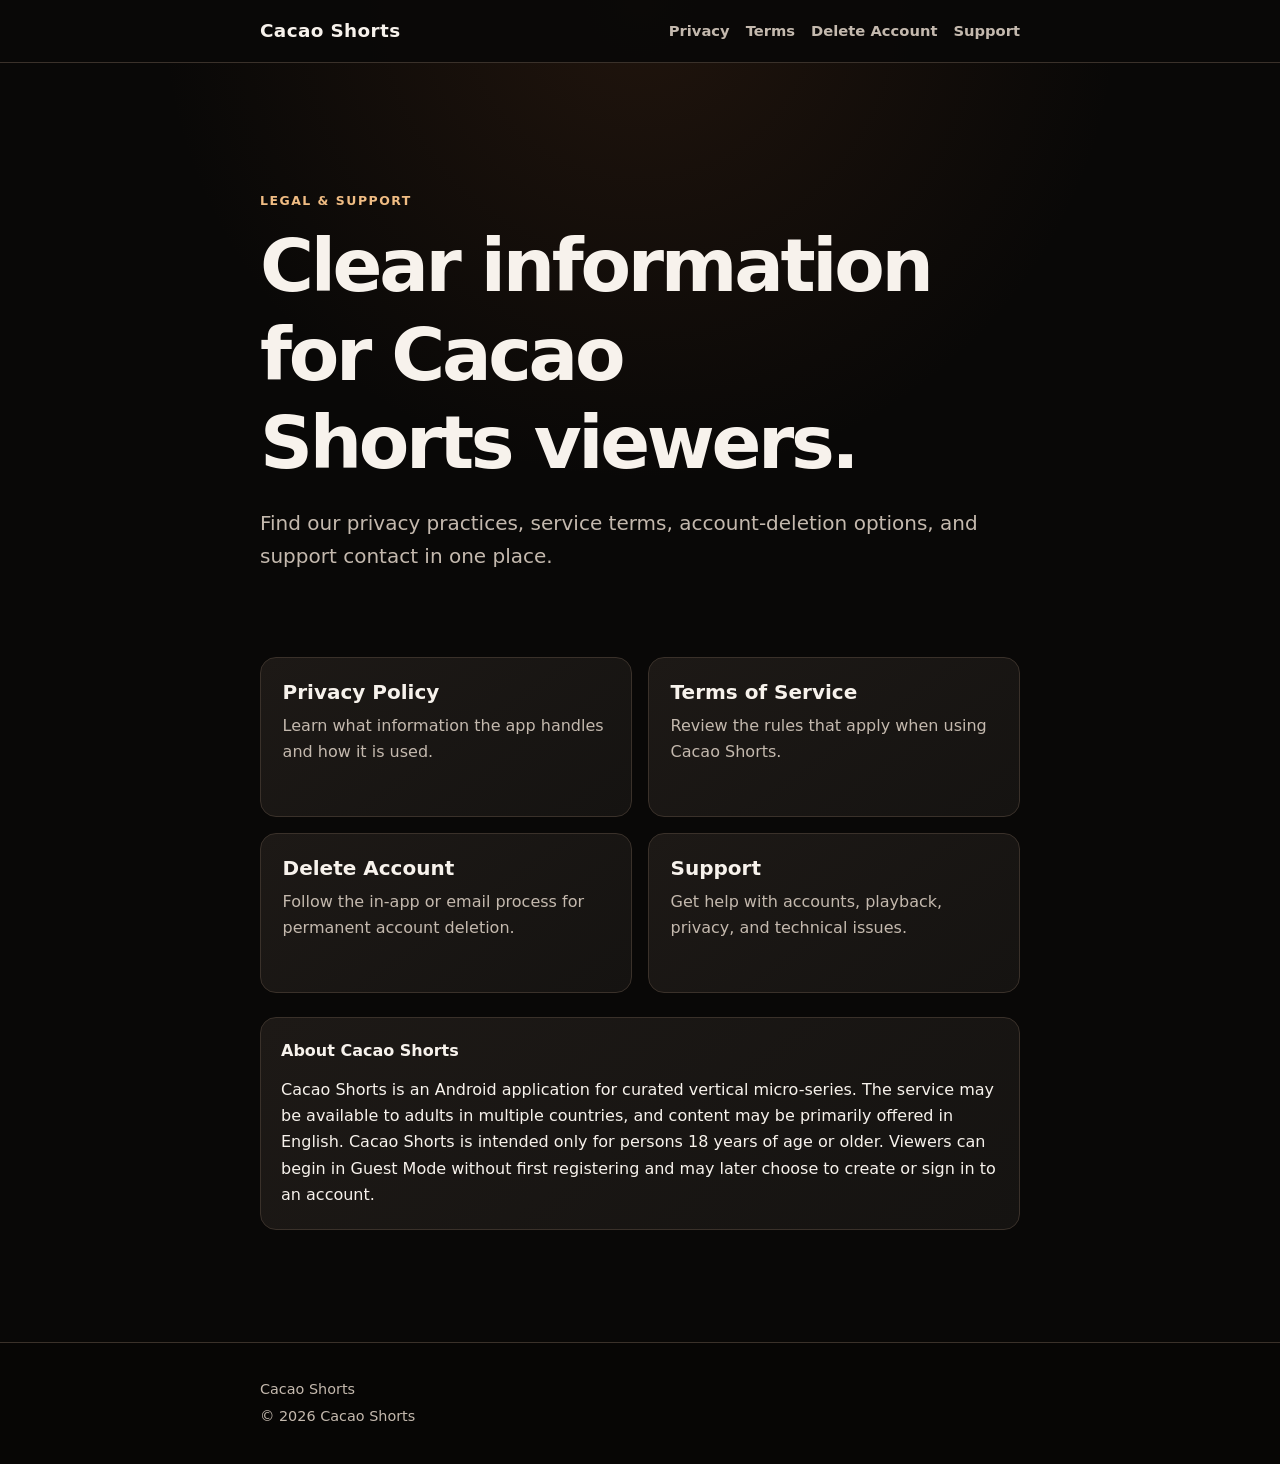
<file: index.html>
<!doctype html>
<html lang="en">
<head>
  <meta charset="utf-8">
  <meta name="viewport" content="width=device-width, initial-scale=1">
  <meta name="description" content="Legal, privacy, account deletion, and support resources for Cacao Shorts.">
  <link rel="canonical" href="https://cacaoshorts.github.io/">
  <link rel="stylesheet" href="assets/styles.css">
  <title>Cacao Shorts — Legal and Support</title>
</head>
<body>
  <a class="skip-link" href="#main-content">Skip to content</a>
  <header class="site-header">
    <div class="header-inner">
      <a class="brand" href="./" aria-current="page">Cacao Shorts</a>
      <nav class="site-nav" aria-label="Legal and support navigation">
        <a href="privacy/">Privacy</a>
        <a href="terms/">Terms</a>
        <a href="delete-account/">Delete Account</a>
        <a href="support/">Support</a>
      </nav>
    </div>
  </header>

  <main id="main-content" class="page">
    <section class="hero">
      <p class="eyebrow">Legal &amp; Support</p>
      <h1>Clear information for Cacao Shorts viewers.</h1>
      <p class="lede">
        Find our privacy practices, service terms, account-deletion options,
        and support contact in one place.
      </p>
    </section>

    <section class="card-grid" aria-label="Public resources">
      <a class="resource-card" href="privacy/">
        <h2>Privacy Policy</h2>
        <p>Learn what information the app handles and how it is used.</p>
      </a>
      <a class="resource-card" href="terms/">
        <h2>Terms of Service</h2>
        <p>Review the rules that apply when using Cacao Shorts.</p>
      </a>
      <a class="resource-card" href="delete-account/">
        <h2>Delete Account</h2>
        <p>Follow the in-app or email process for permanent account deletion.</p>
      </a>
      <a class="resource-card" href="support/">
        <h2>Support</h2>
        <p>Get help with accounts, playback, privacy, and technical issues.</p>
      </a>
    </section>

    <section class="callout">
      <p><strong>About Cacao Shorts</strong></p>
      <p>
        Cacao Shorts is an Android application for curated vertical
        micro-series. The service may be available to adults in multiple
        countries, and content may be primarily offered in English. Cacao
        Shorts is intended only for persons 18 years of age or older. Viewers
        can begin in Guest Mode without first registering and may later choose
        to create or sign in to an account.
      </p>
    </section>
  </main>

  <footer class="site-footer">
    <div class="footer-inner">
      <p>Cacao Shorts</p>
      <p>© 2026 Cacao Shorts</p>
    </div>
  </footer>
</body>
</html>
</file>
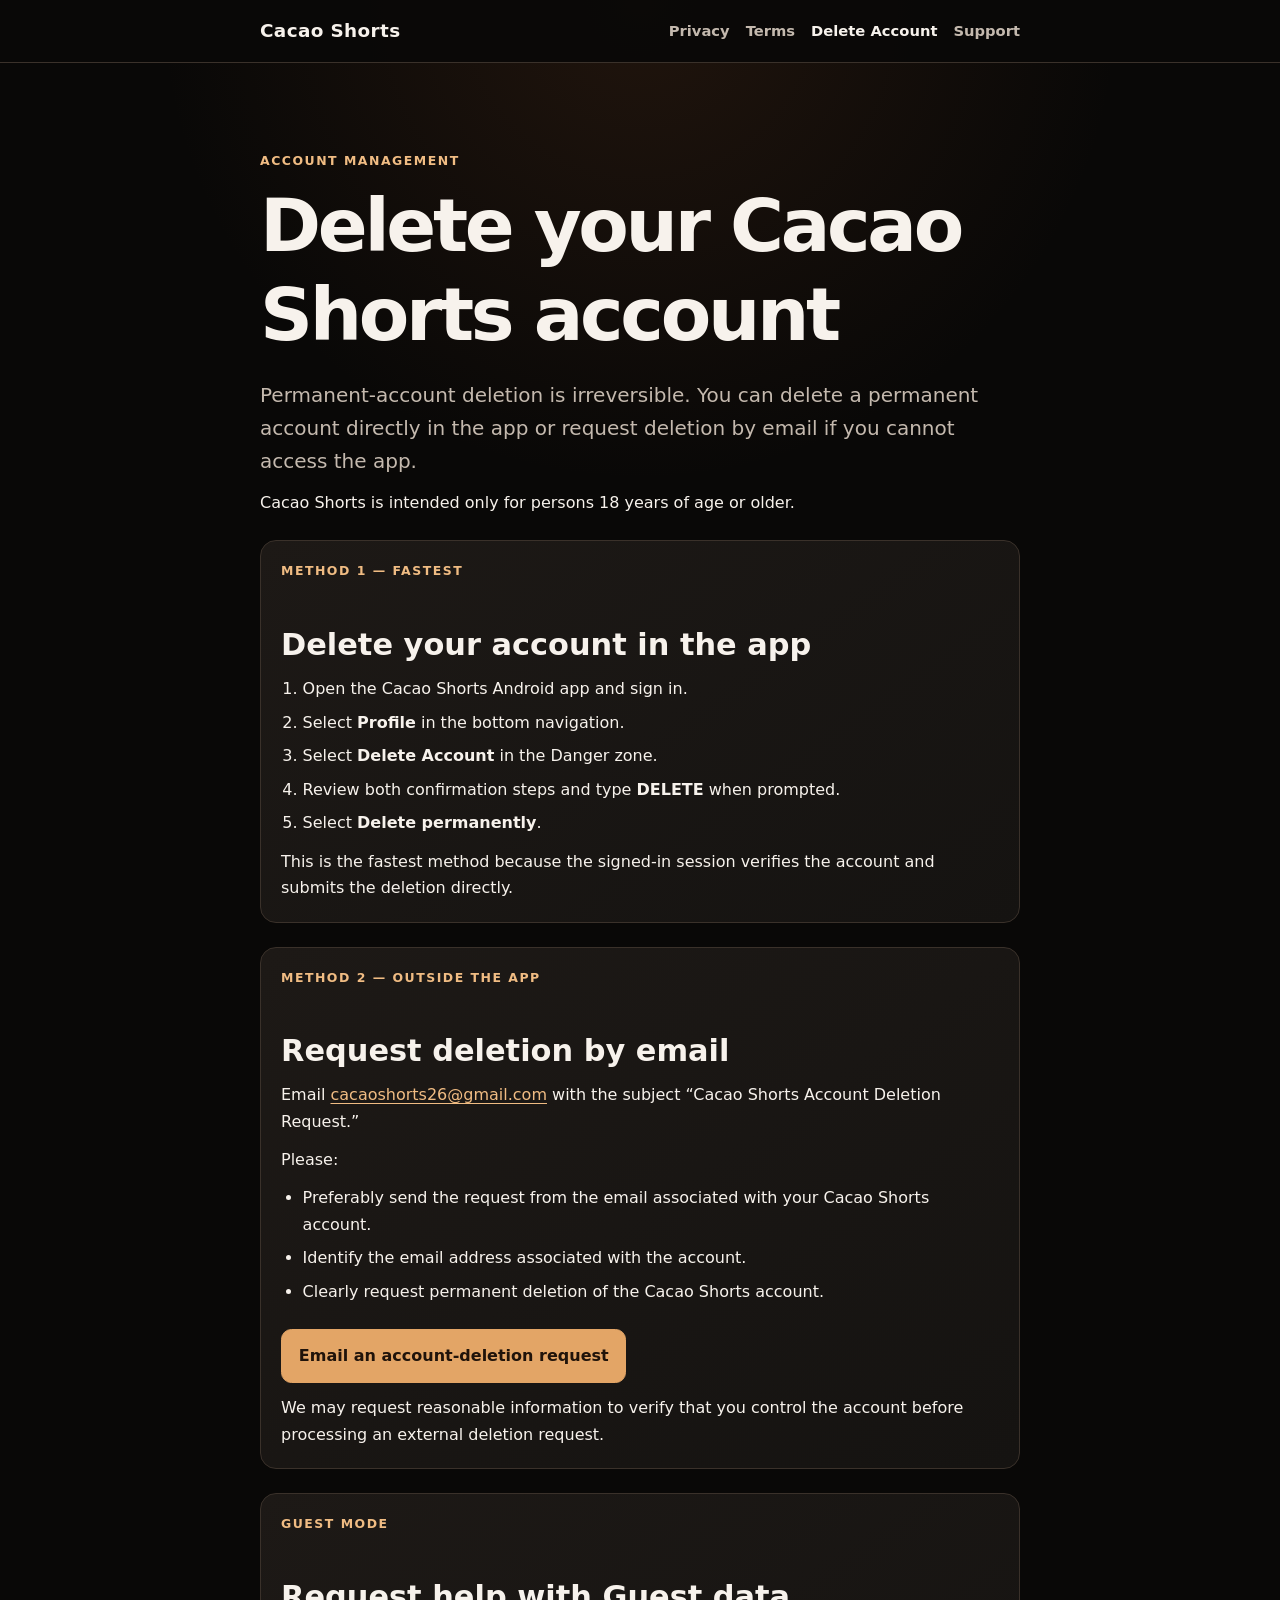
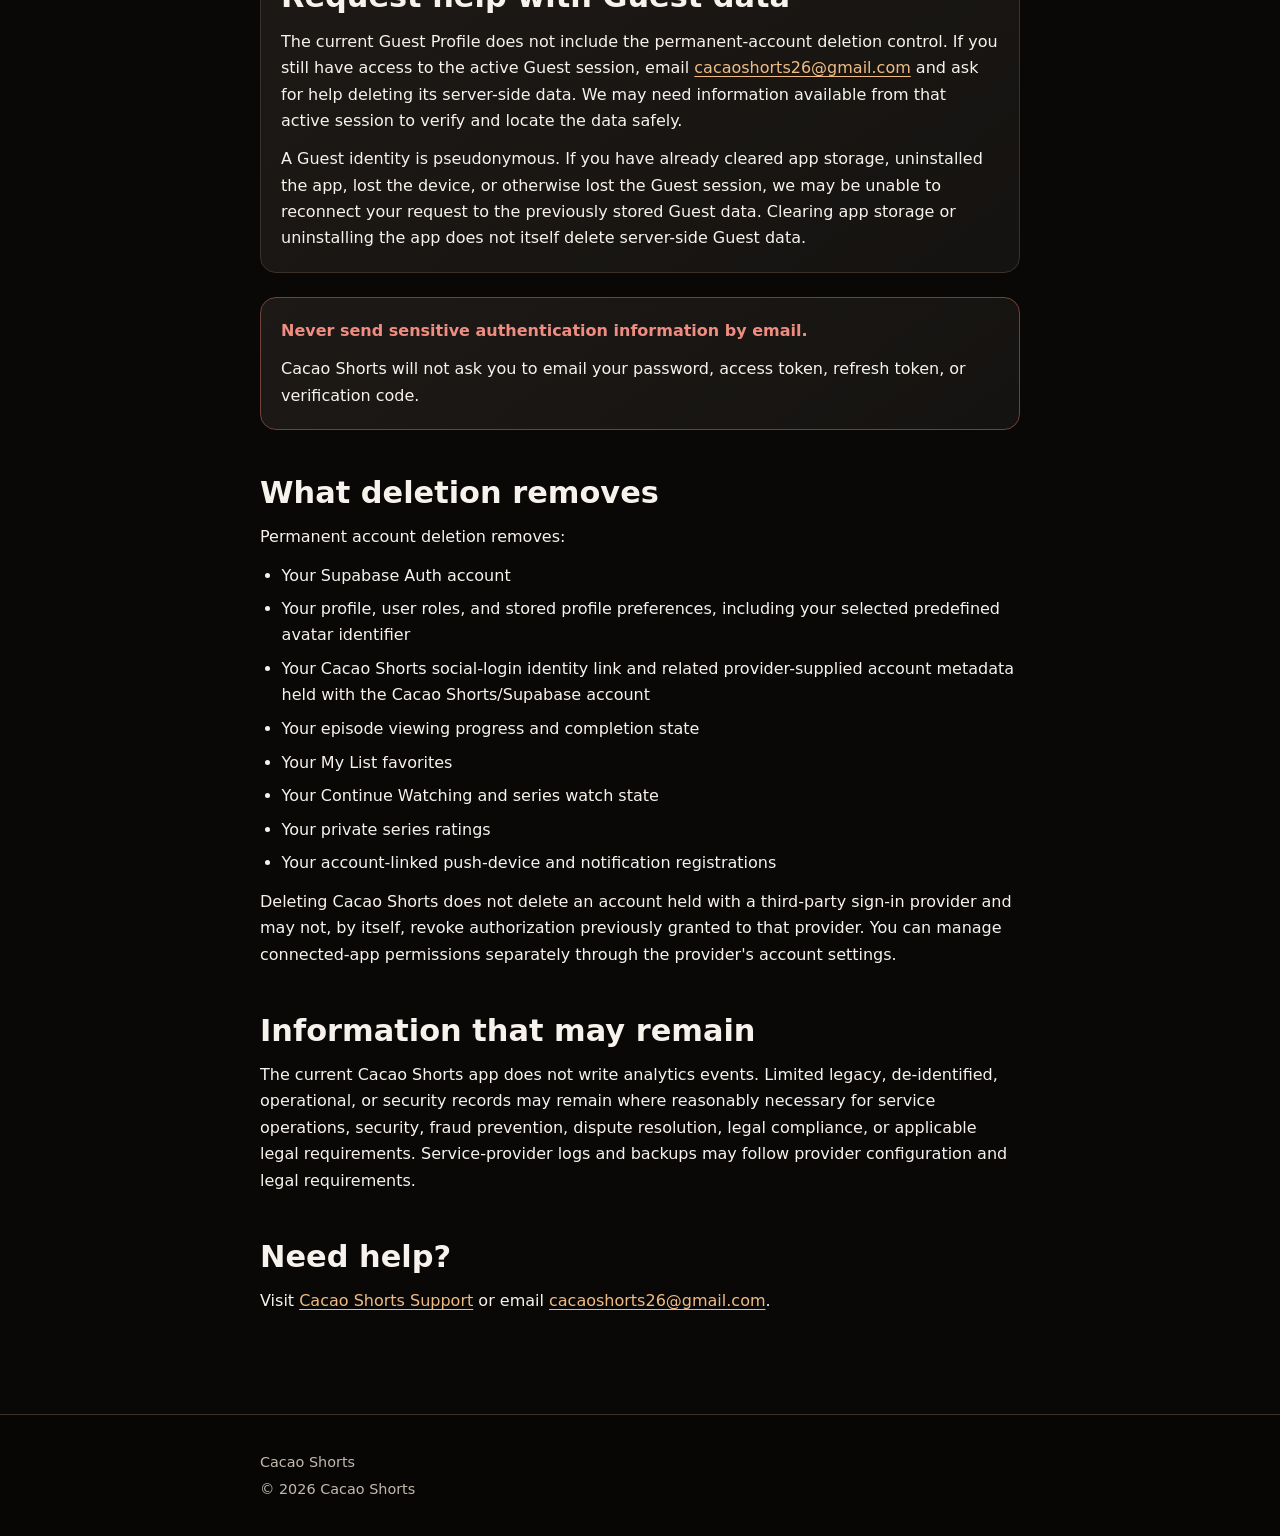
<file: delete-account/index.html>
<!doctype html>
<html lang="en">
<head>
  <meta charset="utf-8">
  <meta name="viewport" content="width=device-width, initial-scale=1">
  <meta name="description" content="Instructions for permanently deleting a Cacao Shorts account and associated data.">
  <link rel="canonical" href="https://cacaoshorts.github.io/delete-account/">
  <link rel="stylesheet" href="../assets/styles.css">
  <title>Delete Your Account — Cacao Shorts</title>
</head>
<body>
  <a class="skip-link" href="#main-content">Skip to content</a>
  <header class="site-header">
    <div class="header-inner">
      <a class="brand" href="../">Cacao Shorts</a>
      <nav class="site-nav" aria-label="Legal and support navigation">
        <a href="../privacy/">Privacy</a>
        <a href="../terms/">Terms</a>
        <a href="../delete-account/" aria-current="page">Delete Account</a>
        <a href="../support/">Support</a>
      </nav>
    </div>
  </header>

  <main id="main-content" class="page">
    <p class="eyebrow">Account Management</p>
    <h1>Delete your Cacao Shorts account</h1>
    <p class="lede">
      Permanent-account deletion is irreversible. You can delete a permanent
      account directly in the app or request deletion by email if you cannot
      access the app.
    </p>
    <p>
      Cacao Shorts is intended only for persons 18 years of age or older.
    </p>

    <section class="method">
      <p class="eyebrow">Method 1 — Fastest</p>
      <h2>Delete your account in the app</h2>
      <ol>
        <li>Open the Cacao Shorts Android app and sign in.</li>
        <li>Select <strong>Profile</strong> in the bottom navigation.</li>
        <li>Select <strong>Delete Account</strong> in the Danger zone.</li>
        <li>Review both confirmation steps and type <strong>DELETE</strong> when prompted.</li>
        <li>Select <strong>Delete permanently</strong>.</li>
      </ol>
      <p>
        This is the fastest method because the signed-in session verifies the
        account and submits the deletion directly.
      </p>
    </section>

    <section class="method">
      <p class="eyebrow">Method 2 — Outside the app</p>
      <h2>Request deletion by email</h2>
      <p>
        Email <a href="mailto:cacaoshorts26@gmail.com?subject=Cacao%20Shorts%20Account%20Deletion%20Request">cacaoshorts26@gmail.com</a>
        with the subject “Cacao Shorts Account Deletion Request.”
      </p>
      <p>Please:</p>
      <ul>
        <li>Preferably send the request from the email associated with your Cacao Shorts account.</li>
        <li>Identify the email address associated with the account.</li>
        <li>Clearly request permanent deletion of the Cacao Shorts account.</li>
      </ul>
      <a class="button" href="mailto:cacaoshorts26@gmail.com?subject=Cacao%20Shorts%20Account%20Deletion%20Request">Email an account-deletion request</a>
      <p>
        We may request reasonable information to verify that you control the
        account before processing an external deletion request.
      </p>
    </section>

    <section class="method">
      <p class="eyebrow">Guest Mode</p>
      <h2>Request help with Guest data</h2>
      <p>
        The current Guest Profile does not include the permanent-account
        deletion control. If you still have access to the active Guest session,
        email <a href="mailto:cacaoshorts26@gmail.com?subject=Cacao%20Shorts%20Guest%20Data%20Deletion%20Request">cacaoshorts26@gmail.com</a>
        and ask for help deleting its server-side data. We may need information
        available from that active session to verify and locate the data safely.
      </p>
      <p>
        A Guest identity is pseudonymous. If you have already cleared app
        storage, uninstalled the app, lost the device, or otherwise lost the
        Guest session, we may be unable to reconnect your request to the
        previously stored Guest data. Clearing app storage or uninstalling the
        app does not itself delete server-side Guest data.
      </p>
    </section>

    <aside class="callout warning">
      <p><strong>Never send sensitive authentication information by email.</strong></p>
      <p>
        Cacao Shorts will not ask you to email your password, access token,
        refresh token, or verification code.
      </p>
    </aside>

    <h2>What deletion removes</h2>
    <p>Permanent account deletion removes:</p>
    <ul>
      <li>Your Supabase Auth account</li>
      <li>
        Your profile, user roles, and stored profile preferences, including
        your selected predefined avatar identifier
      </li>
      <li>
        Your Cacao Shorts social-login identity link and related
        provider-supplied account metadata held with the Cacao Shorts/Supabase
        account
      </li>
      <li>Your episode viewing progress and completion state</li>
      <li>Your My List favorites</li>
      <li>Your Continue Watching and series watch state</li>
      <li>Your private series ratings</li>
      <li>Your account-linked push-device and notification registrations</li>
    </ul>

    <p>
      Deleting Cacao Shorts does not delete an account held with a third-party
      sign-in provider and may not, by itself, revoke authorization previously
      granted to that provider. You can manage connected-app permissions
      separately through the provider's account settings.
    </p>

    <h2>Information that may remain</h2>
    <p>
      The current Cacao Shorts app does not write analytics events. Limited
      legacy, de-identified, operational, or security records may
      remain where reasonably necessary for service operations, security, fraud
      prevention, dispute resolution, legal compliance, or applicable legal
      requirements. Service-provider logs and backups may follow provider
      configuration and legal requirements.
    </p>

    <h2>Need help?</h2>
    <p>
      Visit <a href="../support/">Cacao Shorts Support</a> or email
      <a href="mailto:cacaoshorts26@gmail.com">cacaoshorts26@gmail.com</a>.
    </p>
  </main>

  <footer class="site-footer">
    <div class="footer-inner">
      <p>Cacao Shorts</p>
      <p>© 2026 Cacao Shorts</p>
    </div>
  </footer>
</body>
</html>
</file>
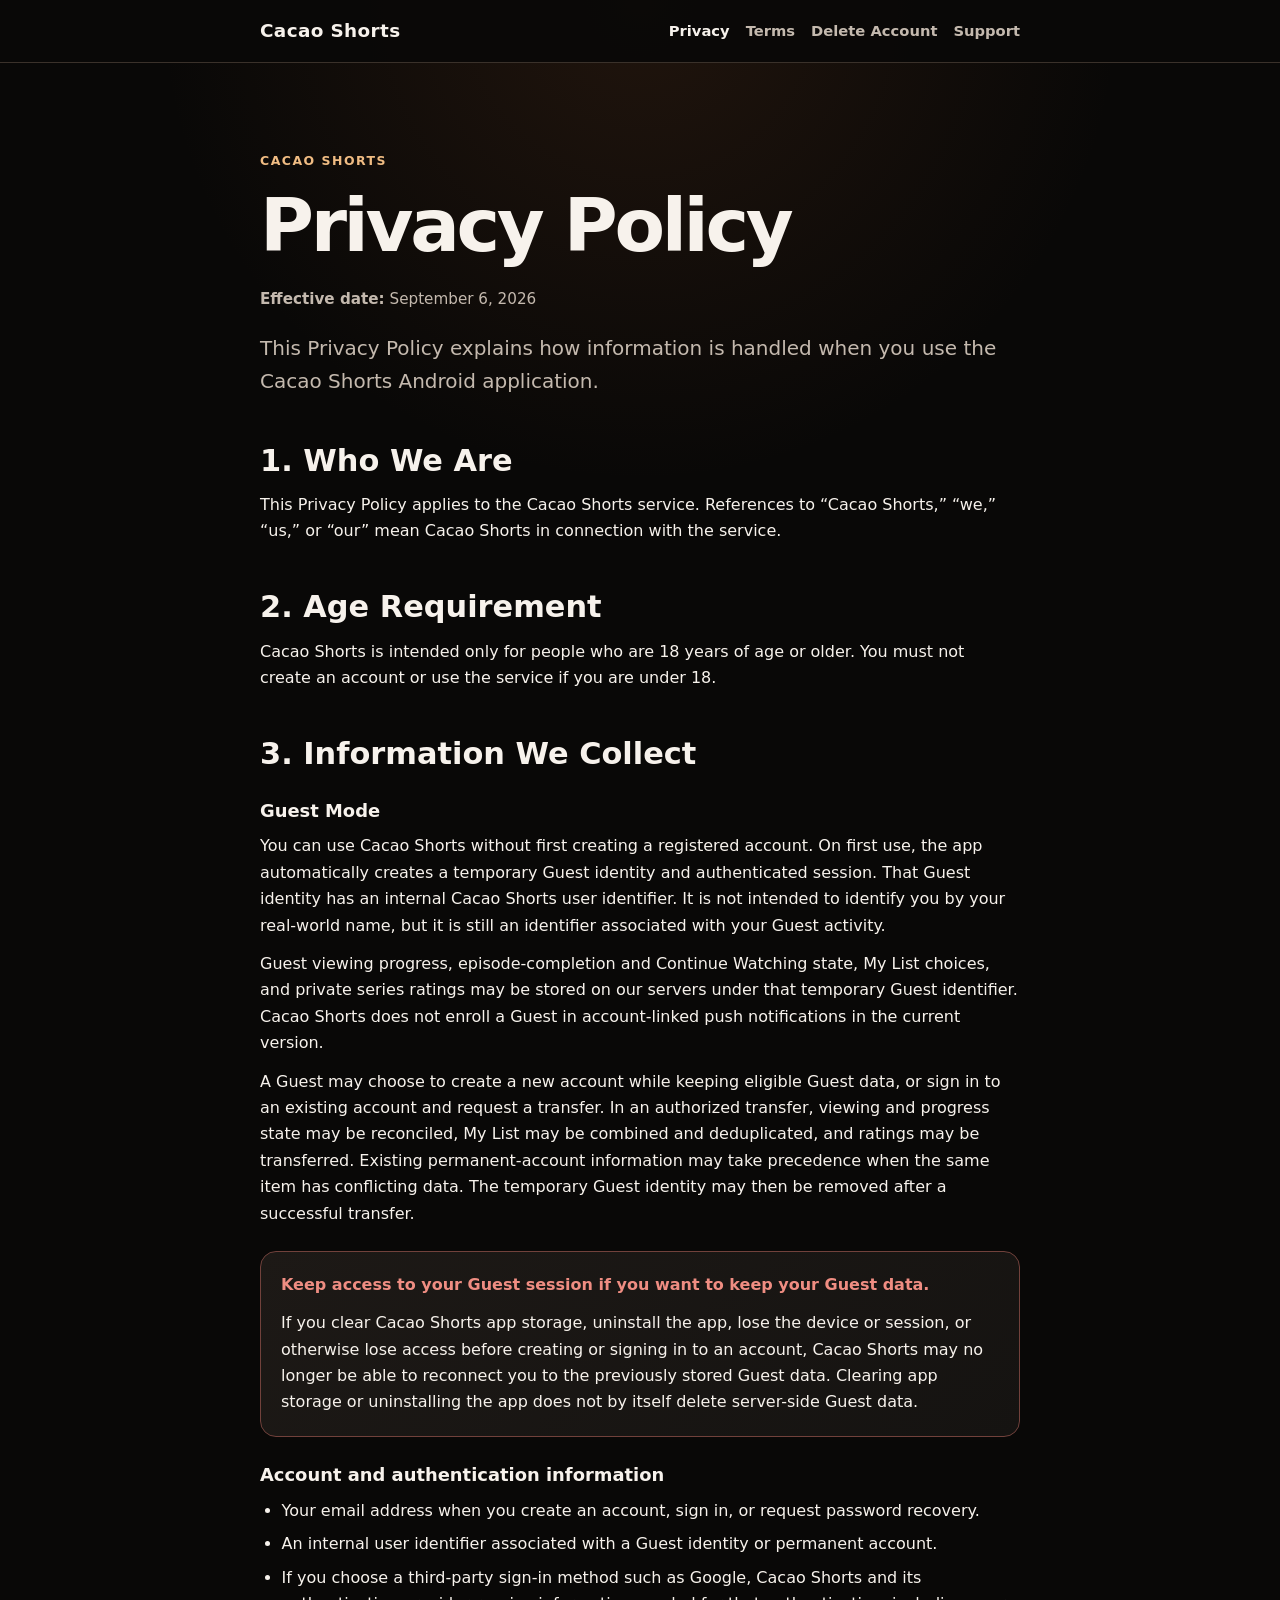
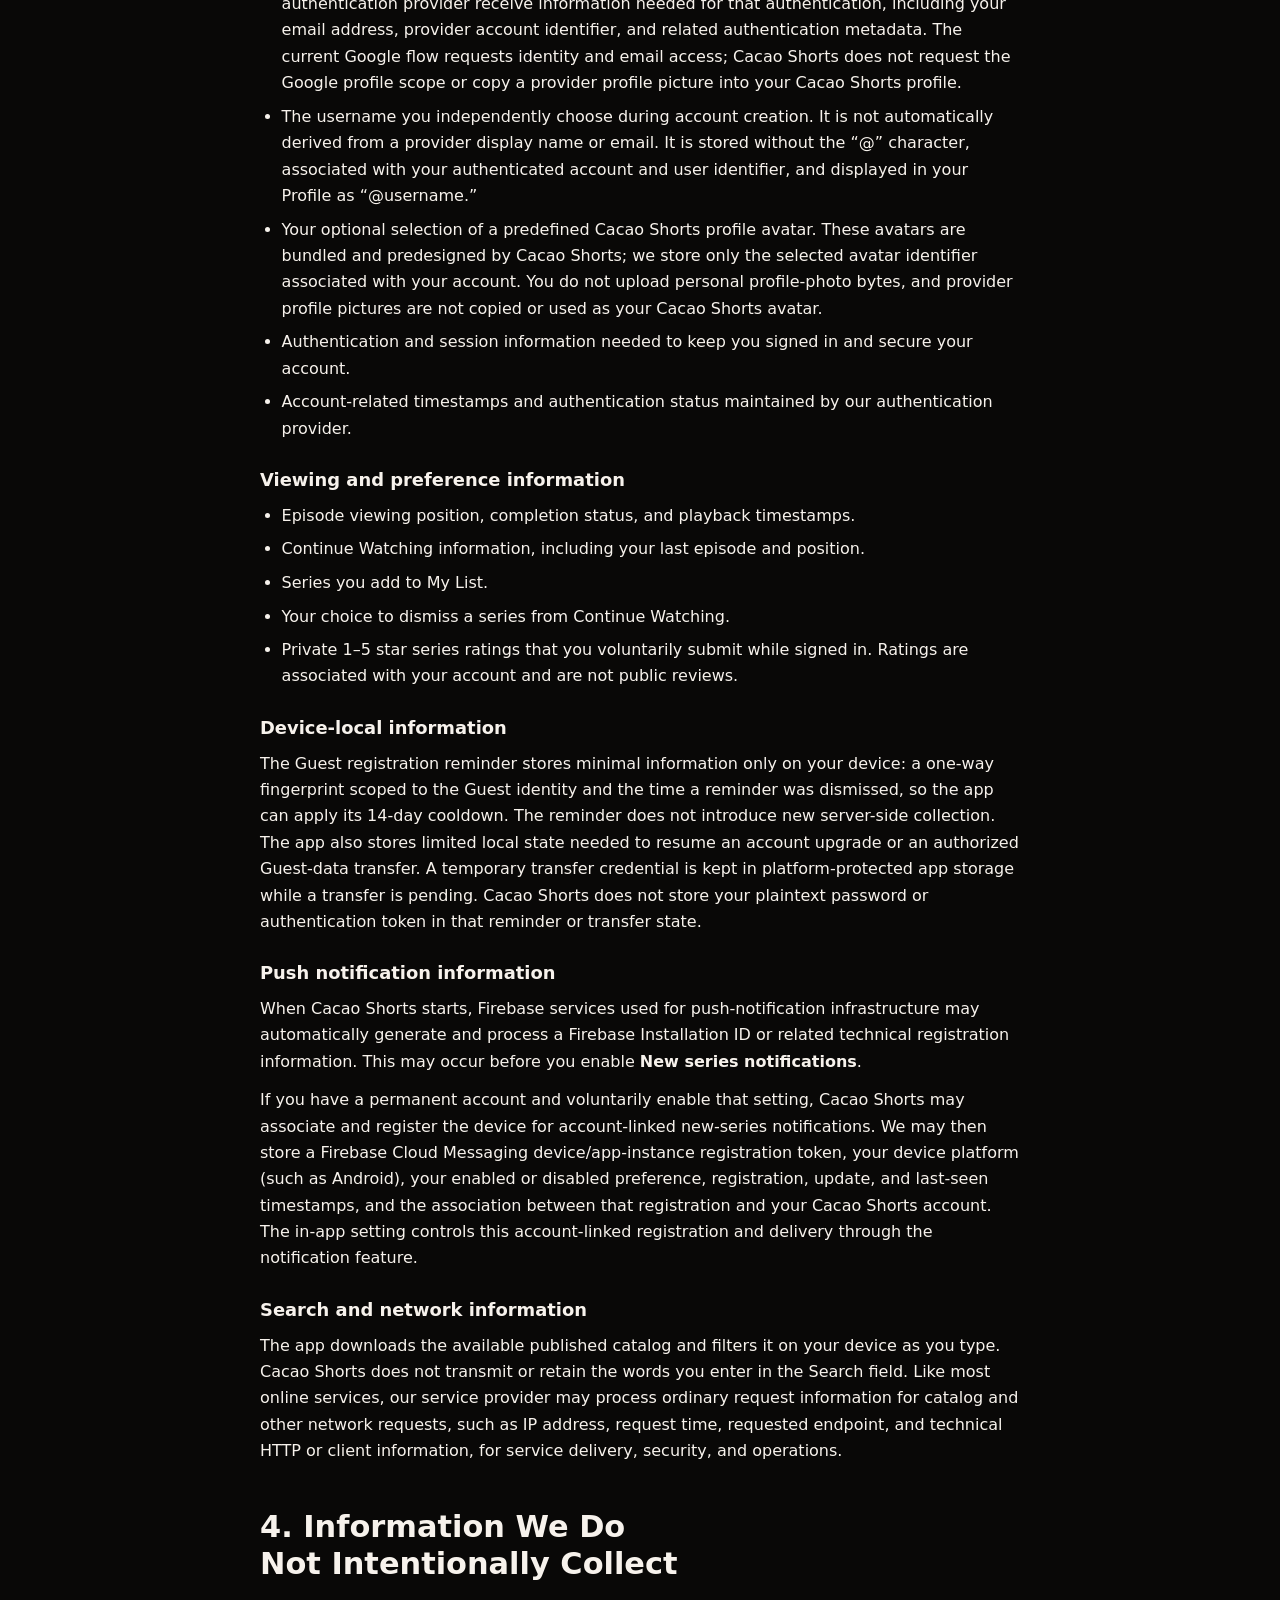
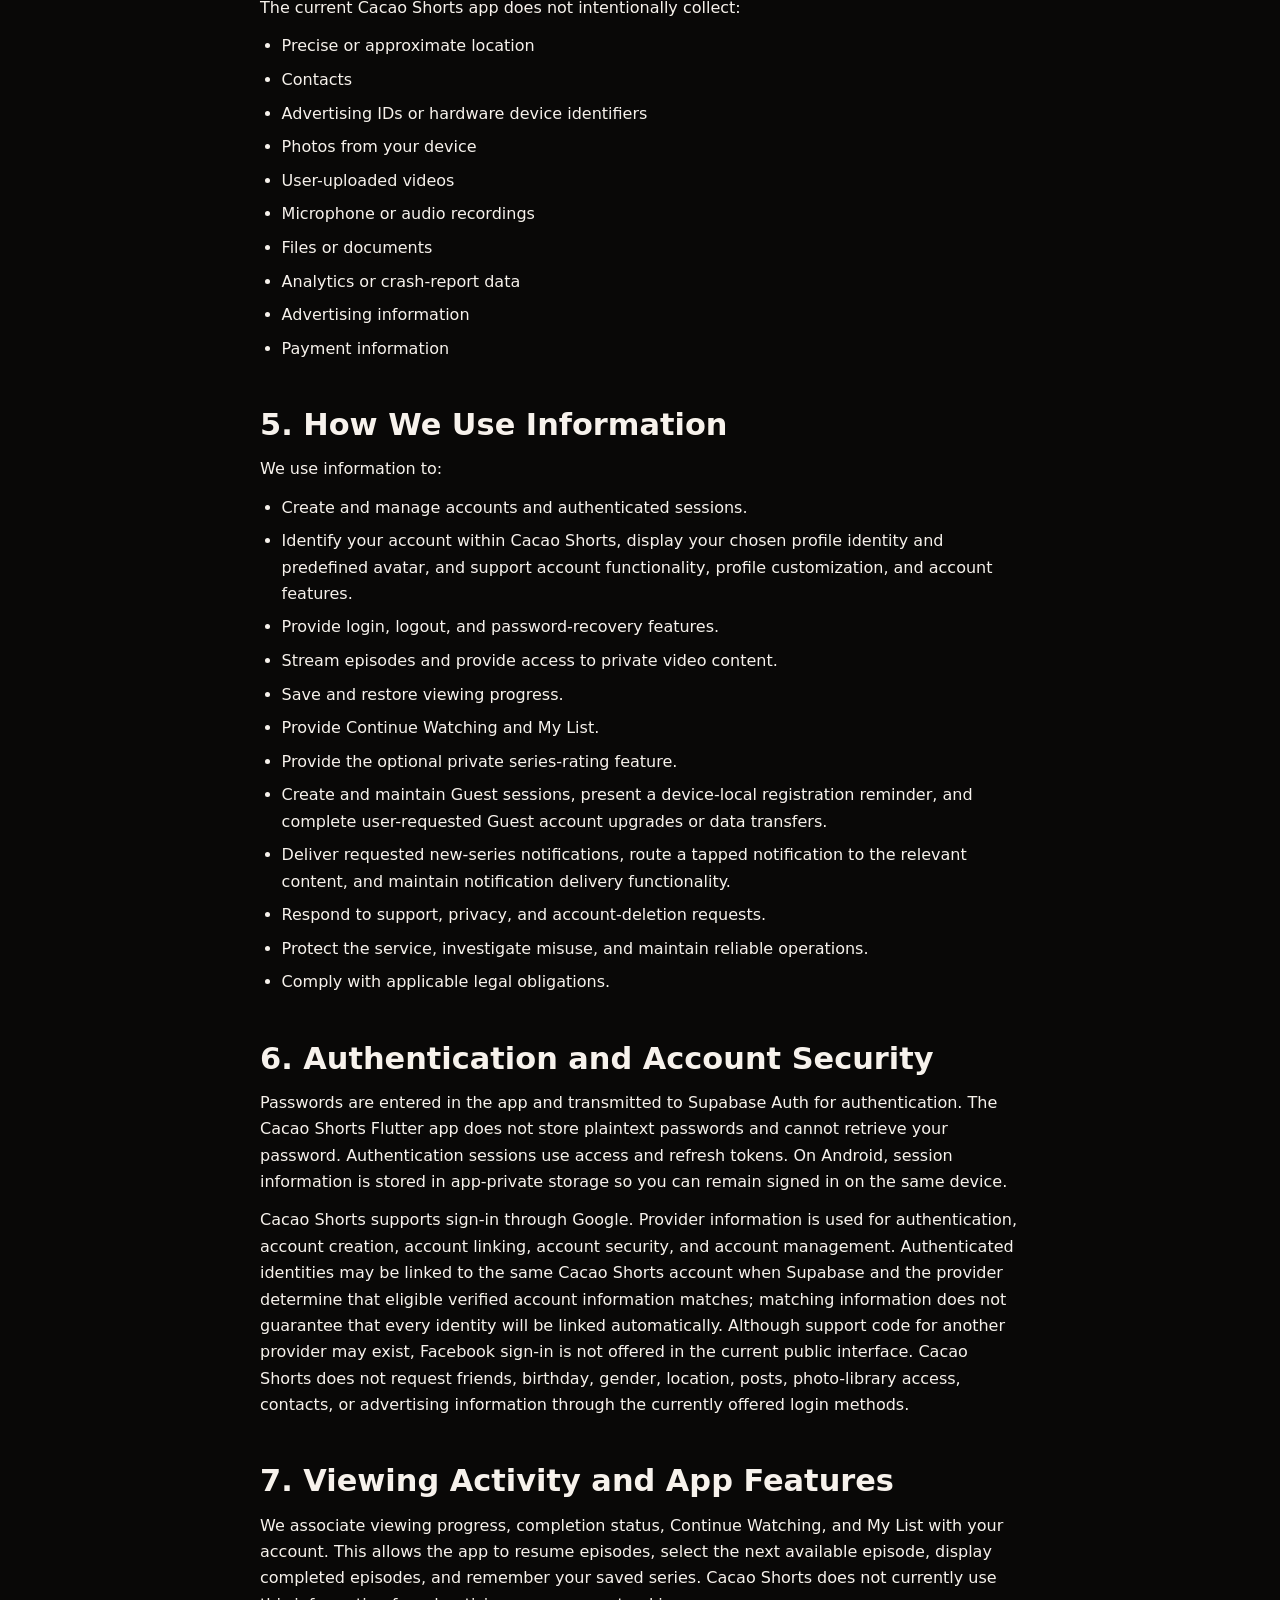
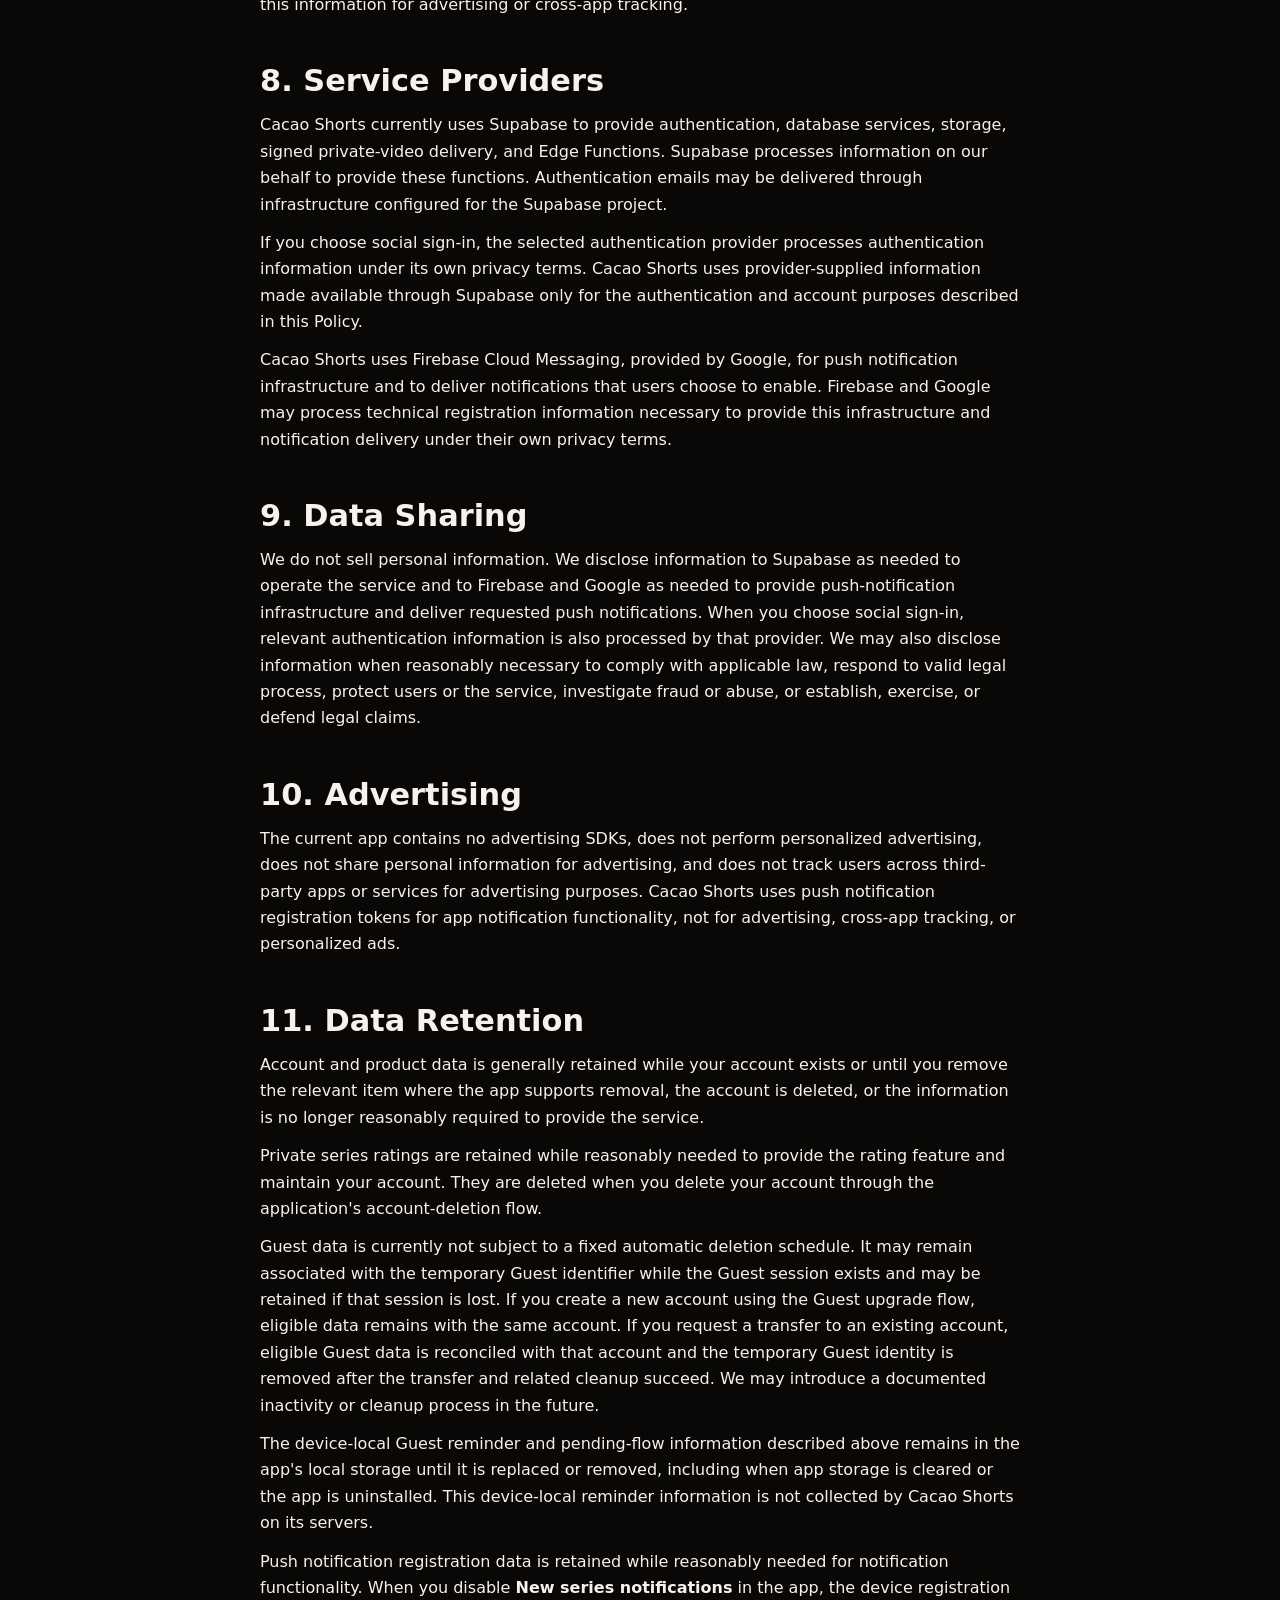
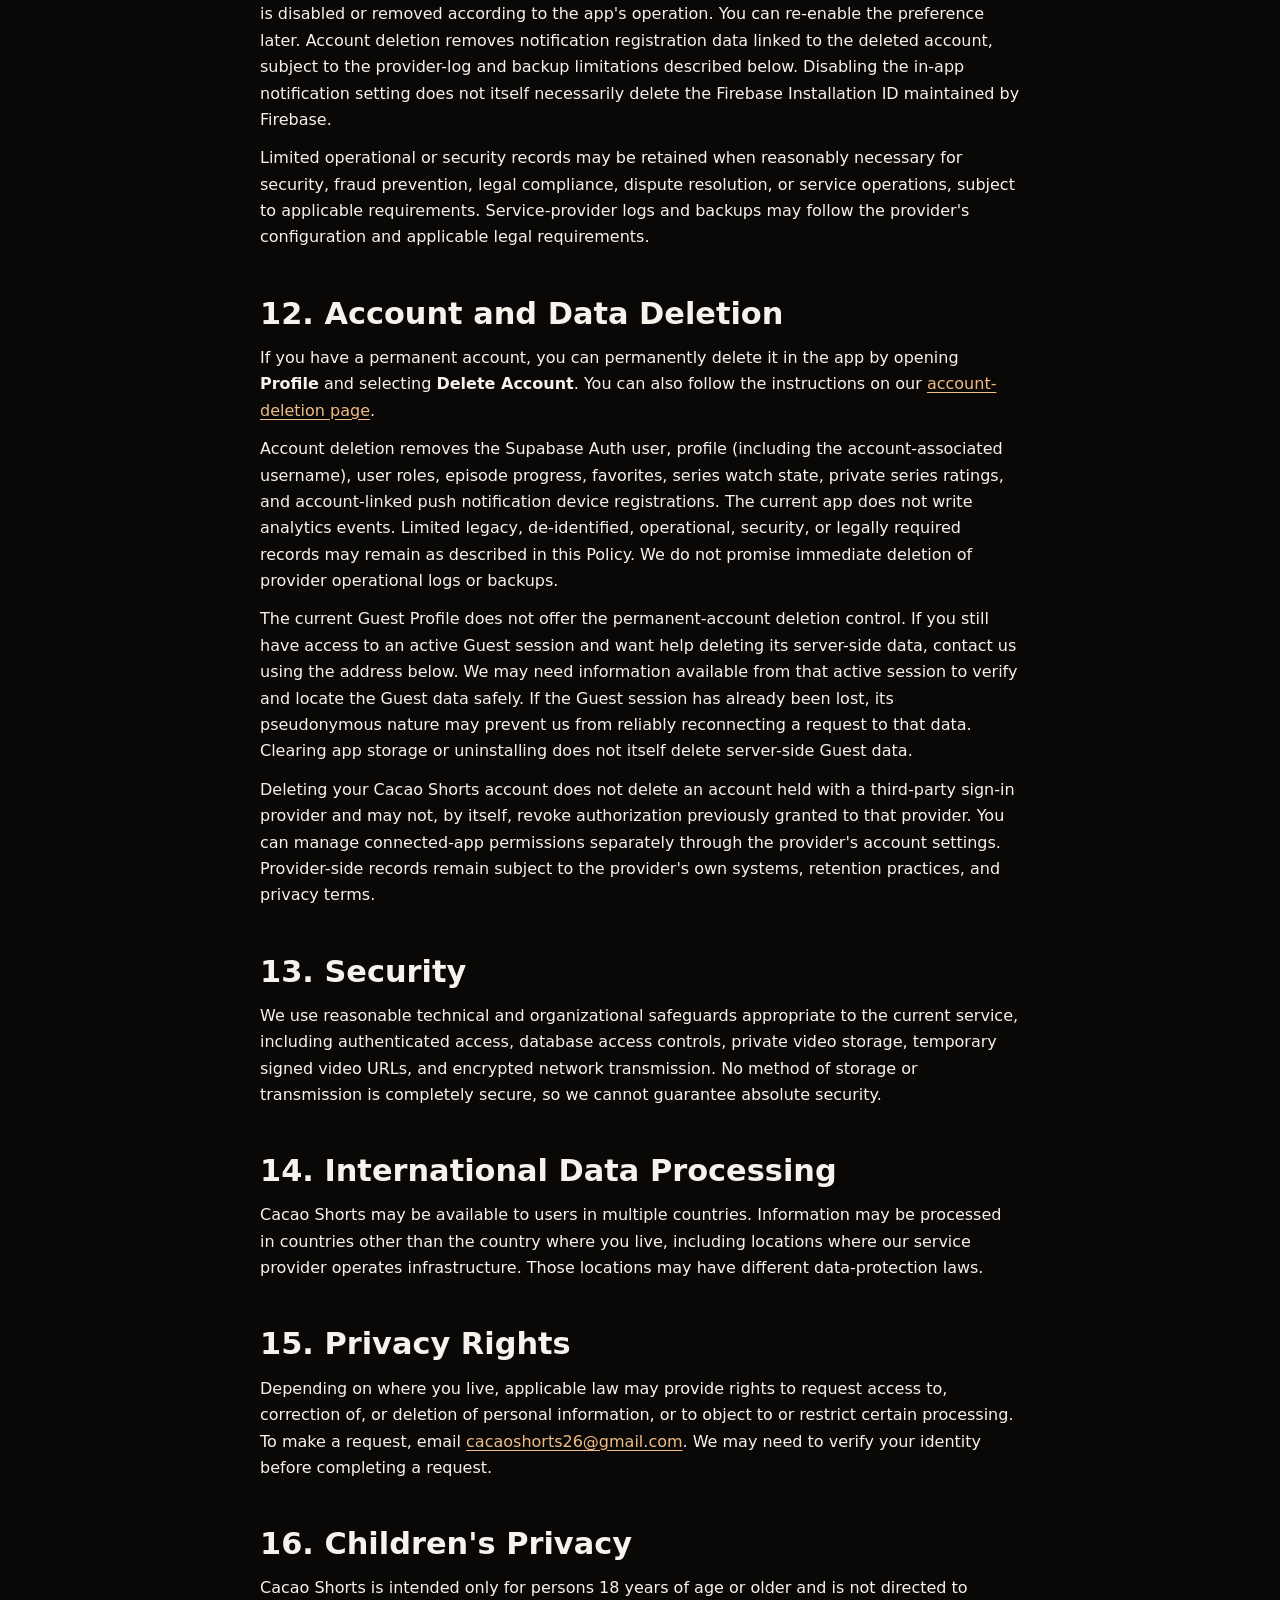
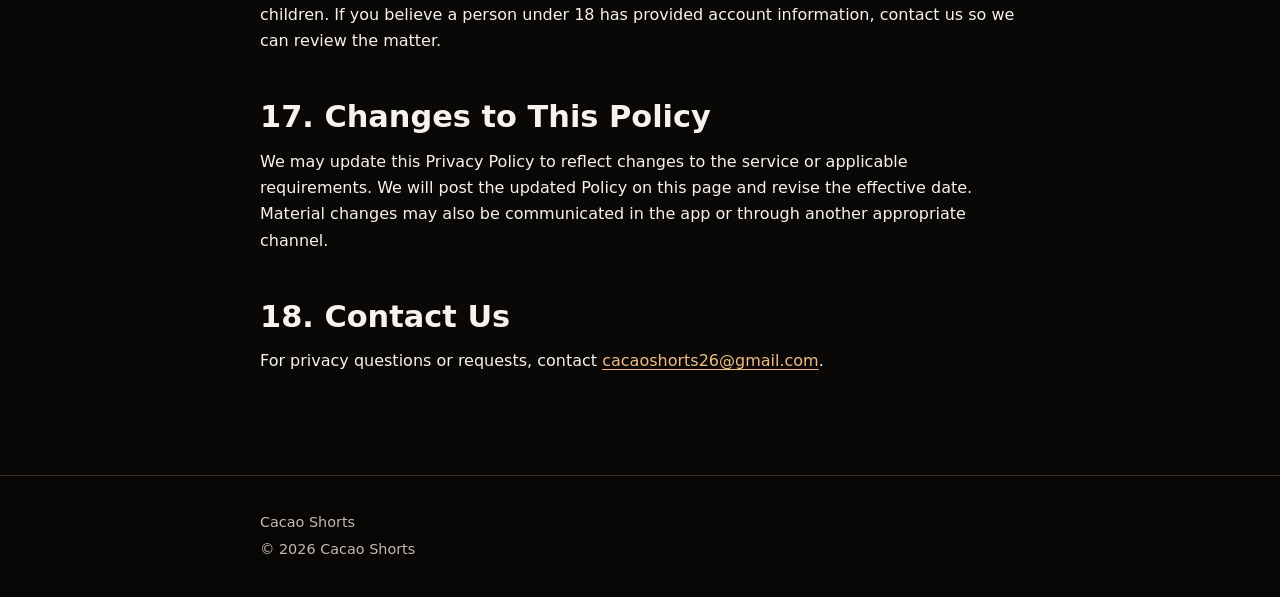
<file: privacy/index.html>
<!doctype html>
<html lang="en">
<head>
  <meta charset="utf-8">
  <meta name="viewport" content="width=device-width, initial-scale=1">
  <meta name="description" content="Privacy Policy for the Cacao Shorts Android application.">
  <link rel="canonical" href="https://cacaoshorts.github.io/privacy/">
  <link rel="stylesheet" href="../assets/styles.css">
  <title>Privacy Policy — Cacao Shorts</title>
</head>
<body>
  <a class="skip-link" href="#main-content">Skip to content</a>
  <header class="site-header">
    <div class="header-inner">
      <a class="brand" href="../">Cacao Shorts</a>
      <nav class="site-nav" aria-label="Legal and support navigation">
        <a href="../privacy/" aria-current="page">Privacy</a>
        <a href="../terms/">Terms</a>
        <a href="../delete-account/">Delete Account</a>
        <a href="../support/">Support</a>
      </nav>
    </div>
  </header>

  <main id="main-content" class="page">
    <p class="eyebrow">Cacao Shorts</p>
    <h1>Privacy Policy</h1>
    <p class="effective-date"><strong>Effective date:</strong> September 6, 2026</p>
    <p class="lede">
      This Privacy Policy explains how information is handled when you use the
      Cacao Shorts Android application.
    </p>

    <h2>1. Who We Are</h2>
    <p>
      This Privacy Policy applies to the Cacao Shorts service. References to
      “Cacao Shorts,” “we,” “us,” or “our” mean Cacao Shorts in connection with
      the service.
    </p>

    <h2>2. Age Requirement</h2>
    <p>
      Cacao Shorts is intended only for people who are 18 years of age or older.
      You must not create an account or use the service if you are under 18.
    </p>

    <h2>3. Information We Collect</h2>
    <h3>Guest Mode</h3>
    <p>
      You can use Cacao Shorts without first creating a registered account. On
      first use, the app automatically creates a temporary Guest identity and
      authenticated session. That Guest identity has an internal Cacao Shorts
      user identifier. It is not intended to identify you by your real-world
      name, but it is still an identifier associated with your Guest activity.
    </p>
    <p>
      Guest viewing progress, episode-completion and Continue Watching state,
      My List choices, and private series ratings may be stored on our servers
      under that temporary Guest identifier. Cacao Shorts does not enroll a
      Guest in account-linked push notifications in the current version.
    </p>
    <p>
      A Guest may choose to create a new account while keeping eligible Guest
      data, or sign in to an existing account and request a transfer. In an
      authorized transfer, viewing and progress state may be reconciled, My List
      may be combined and deduplicated, and ratings may be transferred. Existing
      permanent-account information may take precedence when the same item has
      conflicting data. The temporary Guest identity may then be removed after
      a successful transfer.
    </p>
    <aside class="callout warning">
      <p><strong>Keep access to your Guest session if you want to keep your Guest data.</strong></p>
      <p>
        If you clear Cacao Shorts app storage, uninstall the app, lose the
        device or session, or otherwise lose access before creating or signing
        in to an account, Cacao Shorts may no longer be able to reconnect you to
        the previously stored Guest data. Clearing app storage or uninstalling
        the app does not by itself delete server-side Guest data.
      </p>
    </aside>

    <h3>Account and authentication information</h3>
    <ul>
      <li>Your email address when you create an account, sign in, or request password recovery.</li>
      <li>An internal user identifier associated with a Guest identity or permanent account.</li>
      <li>
        If you choose a third-party sign-in method such as Google, Cacao Shorts
        and its authentication provider receive information needed for that
        authentication, including your email address, provider account
        identifier, and related authentication metadata. The current Google
        flow requests identity and email access; Cacao Shorts does not request
        the Google profile scope or copy a provider profile picture into your
        Cacao Shorts profile.
      </li>
      <li>
        The username you independently choose during account creation. It is
        not automatically derived from a provider display name or
        email. It is stored without the “@” character, associated with your
        authenticated account and user identifier, and displayed in your
        Profile as “@username.”
      </li>
      <li>
        Your optional selection of a predefined Cacao Shorts profile avatar.
        These avatars are bundled and predesigned by Cacao Shorts; we store only
        the selected avatar identifier associated with your account. You do not
        upload personal profile-photo bytes, and provider
        profile pictures are not copied or used as your Cacao Shorts avatar.
      </li>
      <li>Authentication and session information needed to keep you signed in and secure your account.</li>
      <li>Account-related timestamps and authentication status maintained by our authentication provider.</li>
    </ul>

    <h3>Viewing and preference information</h3>
    <ul>
      <li>Episode viewing position, completion status, and playback timestamps.</li>
      <li>Continue Watching information, including your last episode and position.</li>
      <li>Series you add to My List.</li>
      <li>Your choice to dismiss a series from Continue Watching.</li>
      <li>
        Private 1–5 star series ratings that you voluntarily submit while
        signed in. Ratings are associated with your account and are not public
        reviews.
      </li>
    </ul>

    <h3>Device-local information</h3>
    <p>
      The Guest registration reminder stores minimal information only on your
      device: a one-way fingerprint scoped to the Guest identity and the time a
      reminder was dismissed, so the app can apply its 14-day cooldown. The
      reminder does not introduce new server-side collection. The app also
      stores limited local state needed to resume an account upgrade or an
      authorized Guest-data transfer. A temporary transfer credential is kept
      in platform-protected app storage while a transfer is pending. Cacao
      Shorts does not store your plaintext password or authentication token in
      that reminder or transfer state.
    </p>

    <h3>Push notification information</h3>
    <p>
      When Cacao Shorts starts, Firebase services used for push-notification
      infrastructure may automatically generate and process a Firebase
      Installation ID or related technical registration information. This may
      occur before you enable <strong>New series notifications</strong>.
    </p>
    <p>
      If you have a permanent account and voluntarily enable that setting,
      Cacao Shorts may
      associate and register the device for account-linked new-series
      notifications. We may then store a Firebase Cloud Messaging
      device/app-instance registration token, your device platform (such as
      Android), your enabled or disabled preference, registration, update, and
      last-seen timestamps, and the association between that registration and
      your Cacao Shorts account. The in-app setting controls this account-linked
      registration and delivery through the notification feature.
    </p>

    <h3>Search and network information</h3>
    <p>
      The app downloads the available published catalog and filters it on your
      device as you type. Cacao Shorts does not transmit or retain the words you
      enter in the Search field. Like most online services, our service provider
      may process ordinary request information for catalog and other network
      requests, such as IP address, request time, requested endpoint, and
      technical HTTP or client information, for service delivery, security, and
      operations.
    </p>

    <h2>4. Information We Do Not Intentionally Collect</h2>
    <p>The current Cacao Shorts app does not intentionally collect:</p>
    <ul>
      <li>Precise or approximate location</li>
      <li>Contacts</li>
      <li>Advertising IDs or hardware device identifiers</li>
      <li>Photos from your device</li>
      <li>User-uploaded videos</li>
      <li>Microphone or audio recordings</li>
      <li>Files or documents</li>
      <li>Analytics or crash-report data</li>
      <li>Advertising information</li>
      <li>Payment information</li>
    </ul>

    <h2>5. How We Use Information</h2>
    <p>We use information to:</p>
    <ul>
      <li>Create and manage accounts and authenticated sessions.</li>
      <li>
        Identify your account within Cacao Shorts, display your chosen profile
        identity and predefined avatar, and support account functionality,
        profile customization, and account features.
      </li>
      <li>Provide login, logout, and password-recovery features.</li>
      <li>Stream episodes and provide access to private video content.</li>
      <li>Save and restore viewing progress.</li>
      <li>Provide Continue Watching and My List.</li>
      <li>Provide the optional private series-rating feature.</li>
      <li>
        Create and maintain Guest sessions, present a device-local registration
        reminder, and complete user-requested Guest account upgrades or data
        transfers.
      </li>
      <li>
        Deliver requested new-series notifications, route a tapped notification
        to the relevant content, and maintain notification delivery functionality.
      </li>
      <li>Respond to support, privacy, and account-deletion requests.</li>
      <li>Protect the service, investigate misuse, and maintain reliable operations.</li>
      <li>Comply with applicable legal obligations.</li>
    </ul>

    <h2>6. Authentication and Account Security</h2>
    <p>
      Passwords are entered in the app and transmitted to Supabase Auth for
      authentication. The Cacao Shorts Flutter app does not store plaintext
      passwords and cannot retrieve your password. Authentication sessions use
      access and refresh tokens. On Android, session information is stored in
      app-private storage so you can remain signed in on the same device.
    </p>
    <p>
      Cacao Shorts supports sign-in through Google. Provider
      information is used for authentication, account creation, account
      linking, account security, and account management. Authenticated
      identities may be linked to the same Cacao Shorts account when Supabase
      and the provider determine that eligible verified account information
      matches; matching information does not guarantee that every identity will
      be linked automatically. Although support code for another provider may
      exist, Facebook sign-in is not offered in the current public interface.
      Cacao Shorts does not request friends, birthday, gender, location, posts,
      photo-library access, contacts, or advertising information through the
      currently offered login methods.
    </p>

    <h2>7. Viewing Activity and App Features</h2>
    <p>
      We associate viewing progress, completion status, Continue Watching, and
      My List with your account. This allows the app to resume episodes, select
      the next available episode, display completed episodes, and remember your
      saved series. Cacao Shorts does not currently use this information for
      advertising or cross-app tracking.
    </p>

    <h2>8. Service Providers</h2>
    <p>
      Cacao Shorts currently uses Supabase to provide authentication, database
      services, storage, signed private-video delivery, and Edge Functions.
      Supabase processes information on our behalf to provide these functions.
      Authentication emails may be delivered through infrastructure configured
      for the Supabase project.
    </p>
    <p>
      If you choose social sign-in, the selected authentication provider
      processes authentication information under its own privacy terms. Cacao Shorts uses
      provider-supplied information made available through Supabase only for the
      authentication and account purposes described in this Policy.
    </p>
    <p>
      Cacao Shorts uses Firebase Cloud Messaging, provided by Google, for push
      notification infrastructure and to deliver notifications that users
      choose to enable. Firebase and Google may process technical registration
      information necessary to provide this infrastructure and notification
      delivery under their own privacy terms.
    </p>

    <h2>9. Data Sharing</h2>
    <p>
      We do not sell personal information. We disclose information to Supabase
      as needed to operate the service and to Firebase and Google as needed to
      provide push-notification infrastructure and deliver requested push
      notifications. When you choose social sign-in, relevant authentication
      information is also processed by that provider. We may also
      disclose information when reasonably necessary to comply with applicable
      law, respond to valid legal process, protect users or the service,
      investigate fraud or abuse, or establish, exercise, or defend legal claims.
    </p>

    <h2>10. Advertising</h2>
    <p>
      The current app contains no advertising SDKs, does not perform
      personalized advertising, does not share personal information for
      advertising, and does not track users across third-party apps or services
      for advertising purposes. Cacao Shorts uses push notification registration
      tokens for app notification functionality, not for advertising, cross-app
      tracking, or personalized ads.
    </p>

    <h2>11. Data Retention</h2>
    <p>
      Account and product data is generally retained while your account exists
      or until you remove the relevant item where the app supports removal, the
      account is deleted, or the information is no longer reasonably required
      to provide the service.
    </p>
    <p>
      Private series ratings are retained while reasonably needed to provide
      the rating feature and maintain your account. They are deleted when you
      delete your account through the application's account-deletion flow.
    </p>
    <p>
      Guest data is currently not subject to a fixed automatic deletion
      schedule. It may remain associated with the temporary Guest identifier
      while the Guest session exists and may be retained if that session is
      lost. If you create a new account using the Guest upgrade flow, eligible
      data remains with the same account. If you request a transfer to an
      existing account, eligible Guest data is reconciled with that account and
      the temporary Guest identity is removed after the transfer and related
      cleanup succeed. We may introduce a documented inactivity or cleanup
      process in the future.
    </p>
    <p>
      The device-local Guest reminder and pending-flow information described
      above remains in the app's local storage until it is replaced or removed,
      including when app storage is cleared or the app is uninstalled. This
      device-local reminder information is not collected by Cacao Shorts on its
      servers.
    </p>
    <p>
      Push notification registration data is retained while reasonably needed
      for notification functionality. When you disable <strong>New series
      notifications</strong> in the app, the device registration is disabled or
      removed according to the app's operation. You can re-enable the preference
      later. Account deletion removes notification registration data linked to
      the deleted account, subject to the provider-log and backup limitations
      described below. Disabling the in-app notification setting does not itself
      necessarily delete the Firebase Installation ID maintained by Firebase.
    </p>
    <p>
      Limited operational or security records may be retained when reasonably
      necessary for security, fraud prevention, legal compliance, dispute
      resolution, or service operations, subject to applicable requirements.
      Service-provider logs and backups may follow the provider's configuration
      and applicable legal requirements.
    </p>

    <h2>12. Account and Data Deletion</h2>
    <p>
      If you have a permanent account, you can permanently delete it in the app by opening
      <strong>Profile</strong> and selecting <strong>Delete Account</strong>.
      You can also follow the instructions on our
      <a href="../delete-account/">account-deletion page</a>.
    </p>
    <p>
      Account deletion removes the Supabase Auth user, profile (including the
      account-associated username), user roles, episode progress, favorites,
      series watch state, private series ratings, and account-linked push
      notification device registrations. The current app does not write
      analytics events. Limited legacy, de-identified, operational, security,
      or legally required records may remain as described in this Policy. We do
      not promise immediate deletion of provider operational logs or backups.
    </p>
    <p>
      The current Guest Profile does not offer the permanent-account deletion
      control. If you still have access to an active Guest session and want help
      deleting its server-side data, contact us using the address below. We may
      need information available from that active session to verify and locate
      the Guest data safely. If the Guest session has already been lost, its
      pseudonymous nature may prevent us from reliably reconnecting a request
      to that data. Clearing app storage or uninstalling does not itself delete
      server-side Guest data.
    </p>
    <p>
      Deleting your Cacao Shorts account does not delete an account held with a
      third-party sign-in provider and may not, by itself, revoke authorization
      previously granted to that provider. You can manage connected-app
      permissions separately through the provider's account settings.
      Provider-side records remain subject to the provider's own systems,
      retention practices, and privacy terms.
    </p>

    <h2>13. Security</h2>
    <p>
      We use reasonable technical and organizational safeguards appropriate to
      the current service, including authenticated access, database access
      controls, private video storage, temporary signed video URLs, and encrypted
      network transmission. No method of storage or transmission is completely
      secure, so we cannot guarantee absolute security.
    </p>

    <h2>14. International Data Processing</h2>
    <p>
      Cacao Shorts may be available to users in multiple countries. Information
      may be processed in countries other than the country where you live,
      including locations where our service provider operates infrastructure.
      Those locations may have different data-protection laws.
    </p>

    <h2>15. Privacy Rights</h2>
    <p>
      Depending on where you live, applicable law may provide rights to request
      access to, correction of, or deletion of personal information, or to object
      to or restrict certain processing. To make a request, email
      <a href="mailto:cacaoshorts26@gmail.com">cacaoshorts26@gmail.com</a>.
      We may need to verify your identity before completing a request.
    </p>

    <h2>16. Children's Privacy</h2>
    <p>
      Cacao Shorts is intended only for persons 18 years of age or older and is
      not directed to children. If you believe a person under 18 has provided
      account information, contact us so we can review the matter.
    </p>

    <h2>17. Changes to This Policy</h2>
    <p>
      We may update this Privacy Policy to reflect changes to the service or
      applicable requirements. We will post the updated Policy on this page and
      revise the effective date. Material changes may also be communicated in
      the app or through another appropriate channel.
    </p>

    <h2>18. Contact Us</h2>
    <p>
      For privacy questions or requests, contact
      <a href="mailto:cacaoshorts26@gmail.com">cacaoshorts26@gmail.com</a>.
    </p>
  </main>

  <footer class="site-footer">
    <div class="footer-inner">
      <p>Cacao Shorts</p>
      <p>© 2026 Cacao Shorts</p>
    </div>
  </footer>
</body>
</html>
</file>
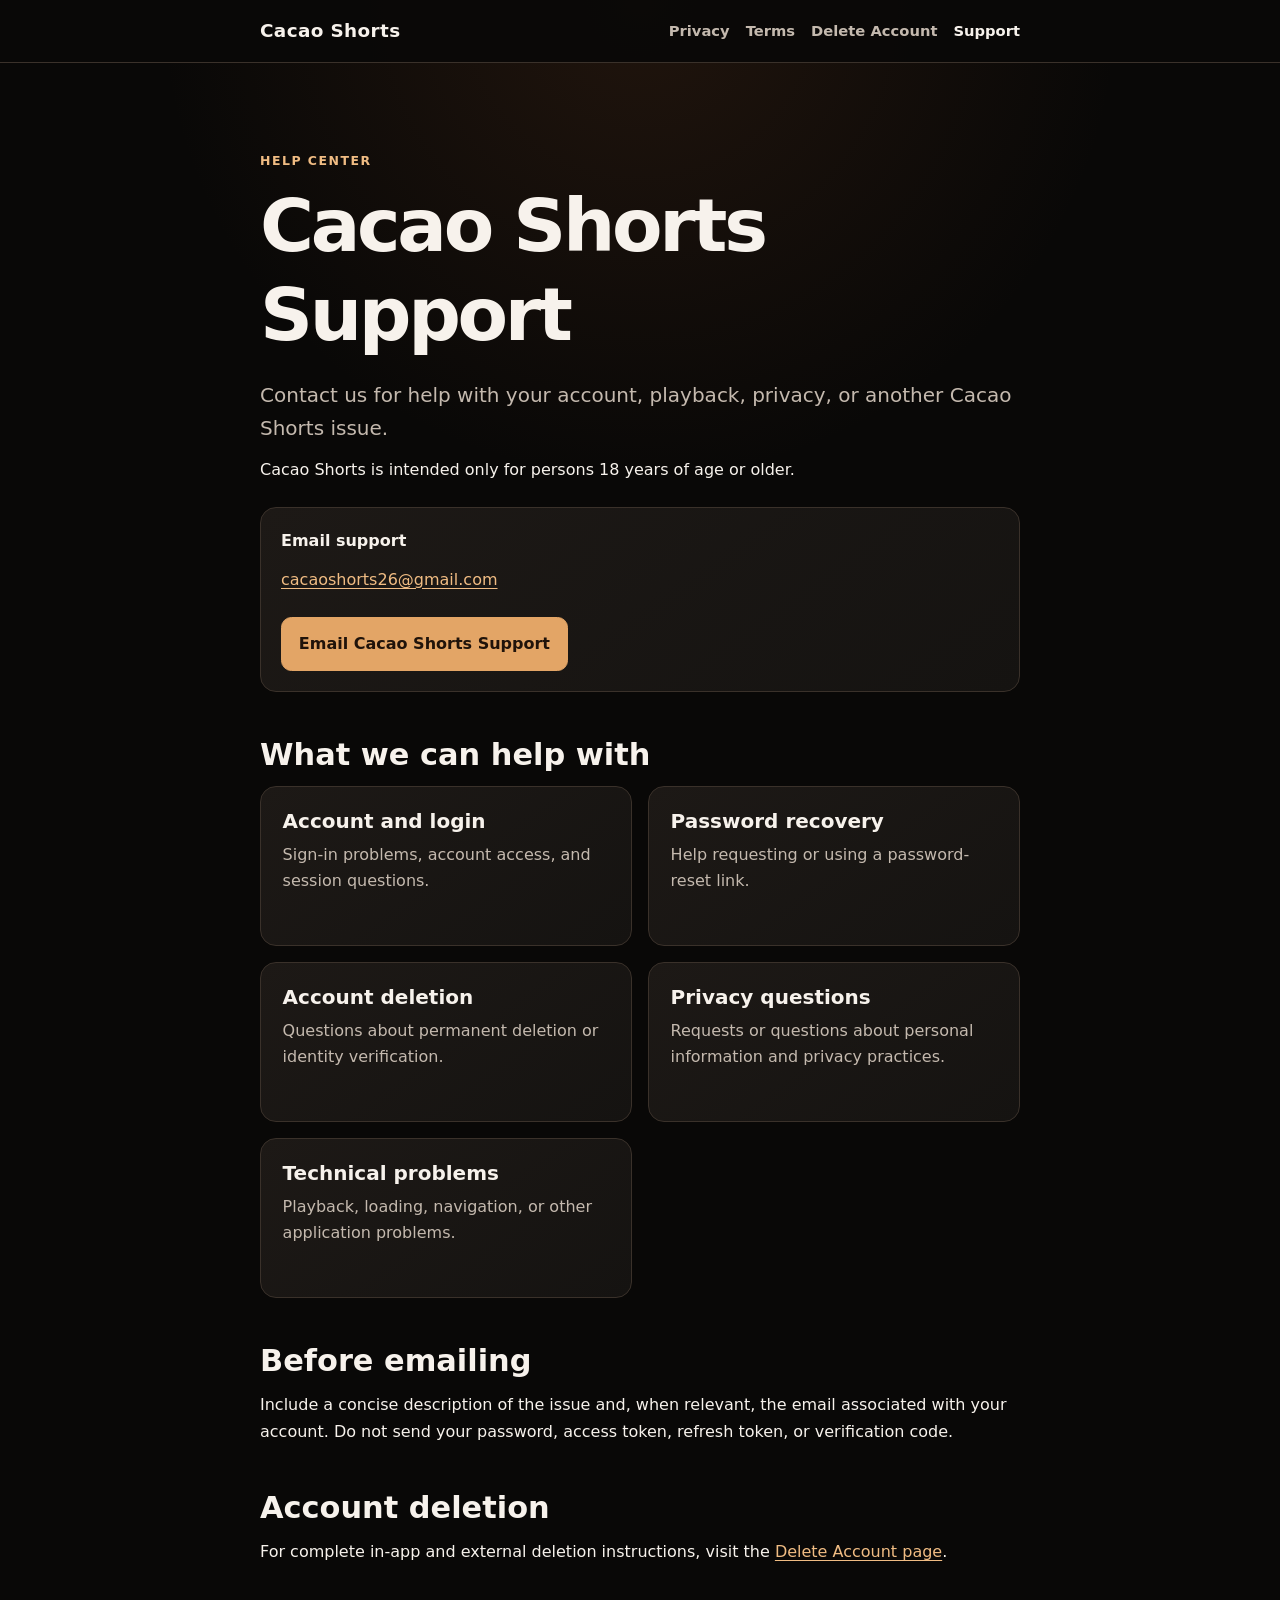
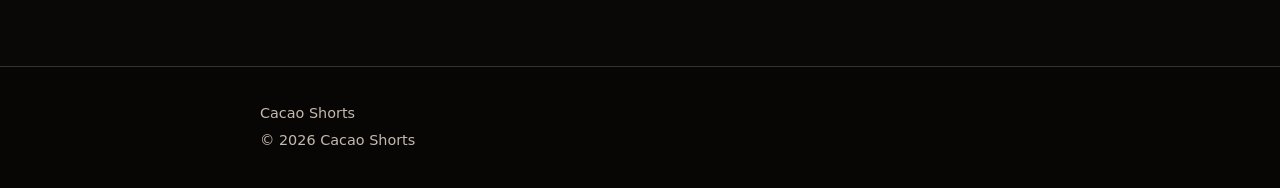
<file: support/index.html>
<!doctype html>
<html lang="en">
<head>
  <meta charset="utf-8">
  <meta name="viewport" content="width=device-width, initial-scale=1">
  <meta name="description" content="Support and contact information for Cacao Shorts.">
  <link rel="canonical" href="https://cacaoshorts.github.io/support/">
  <link rel="stylesheet" href="../assets/styles.css">
  <title>Support — Cacao Shorts</title>
</head>
<body>
  <a class="skip-link" href="#main-content">Skip to content</a>
  <header class="site-header">
    <div class="header-inner">
      <a class="brand" href="../">Cacao Shorts</a>
      <nav class="site-nav" aria-label="Legal and support navigation">
        <a href="../privacy/">Privacy</a>
        <a href="../terms/">Terms</a>
        <a href="../delete-account/">Delete Account</a>
        <a href="../support/" aria-current="page">Support</a>
      </nav>
    </div>
  </header>

  <main id="main-content" class="page">
    <p class="eyebrow">Help Center</p>
    <h1>Cacao Shorts Support</h1>
    <p class="lede">
      Contact us for help with your account, playback, privacy, or another
      Cacao Shorts issue.
    </p>
    <p>
      Cacao Shorts is intended only for persons 18 years of age or older.
    </p>

    <section class="callout">
      <p><strong>Email support</strong></p>
      <p><a href="mailto:cacaoshorts26@gmail.com">cacaoshorts26@gmail.com</a></p>
      <a class="button" href="mailto:cacaoshorts26@gmail.com?subject=Cacao%20Shorts%20Support%20Request">Email Cacao Shorts Support</a>
    </section>

    <h2>What we can help with</h2>
    <div class="card-grid">
      <article class="resource-card">
        <h3>Account and login</h3>
        <p>Sign-in problems, account access, and session questions.</p>
      </article>
      <article class="resource-card">
        <h3>Password recovery</h3>
        <p>Help requesting or using a password-reset link.</p>
      </article>
      <article class="resource-card">
        <h3>Account deletion</h3>
        <p>Questions about permanent deletion or identity verification.</p>
      </article>
      <article class="resource-card">
        <h3>Privacy questions</h3>
        <p>Requests or questions about personal information and privacy practices.</p>
      </article>
      <article class="resource-card">
        <h3>Technical problems</h3>
        <p>Playback, loading, navigation, or other application problems.</p>
      </article>
    </div>

    <h2>Before emailing</h2>
    <p>
      Include a concise description of the issue and, when relevant, the email
      associated with your account. Do not send your password, access token,
      refresh token, or verification code.
    </p>

    <h2>Account deletion</h2>
    <p>
      For complete in-app and external deletion instructions, visit the
      <a href="../delete-account/">Delete Account page</a>.
    </p>
  </main>

  <footer class="site-footer">
    <div class="footer-inner">
      <p>Cacao Shorts</p>
      <p>© 2026 Cacao Shorts</p>
    </div>
  </footer>
</body>
</html>
</file>
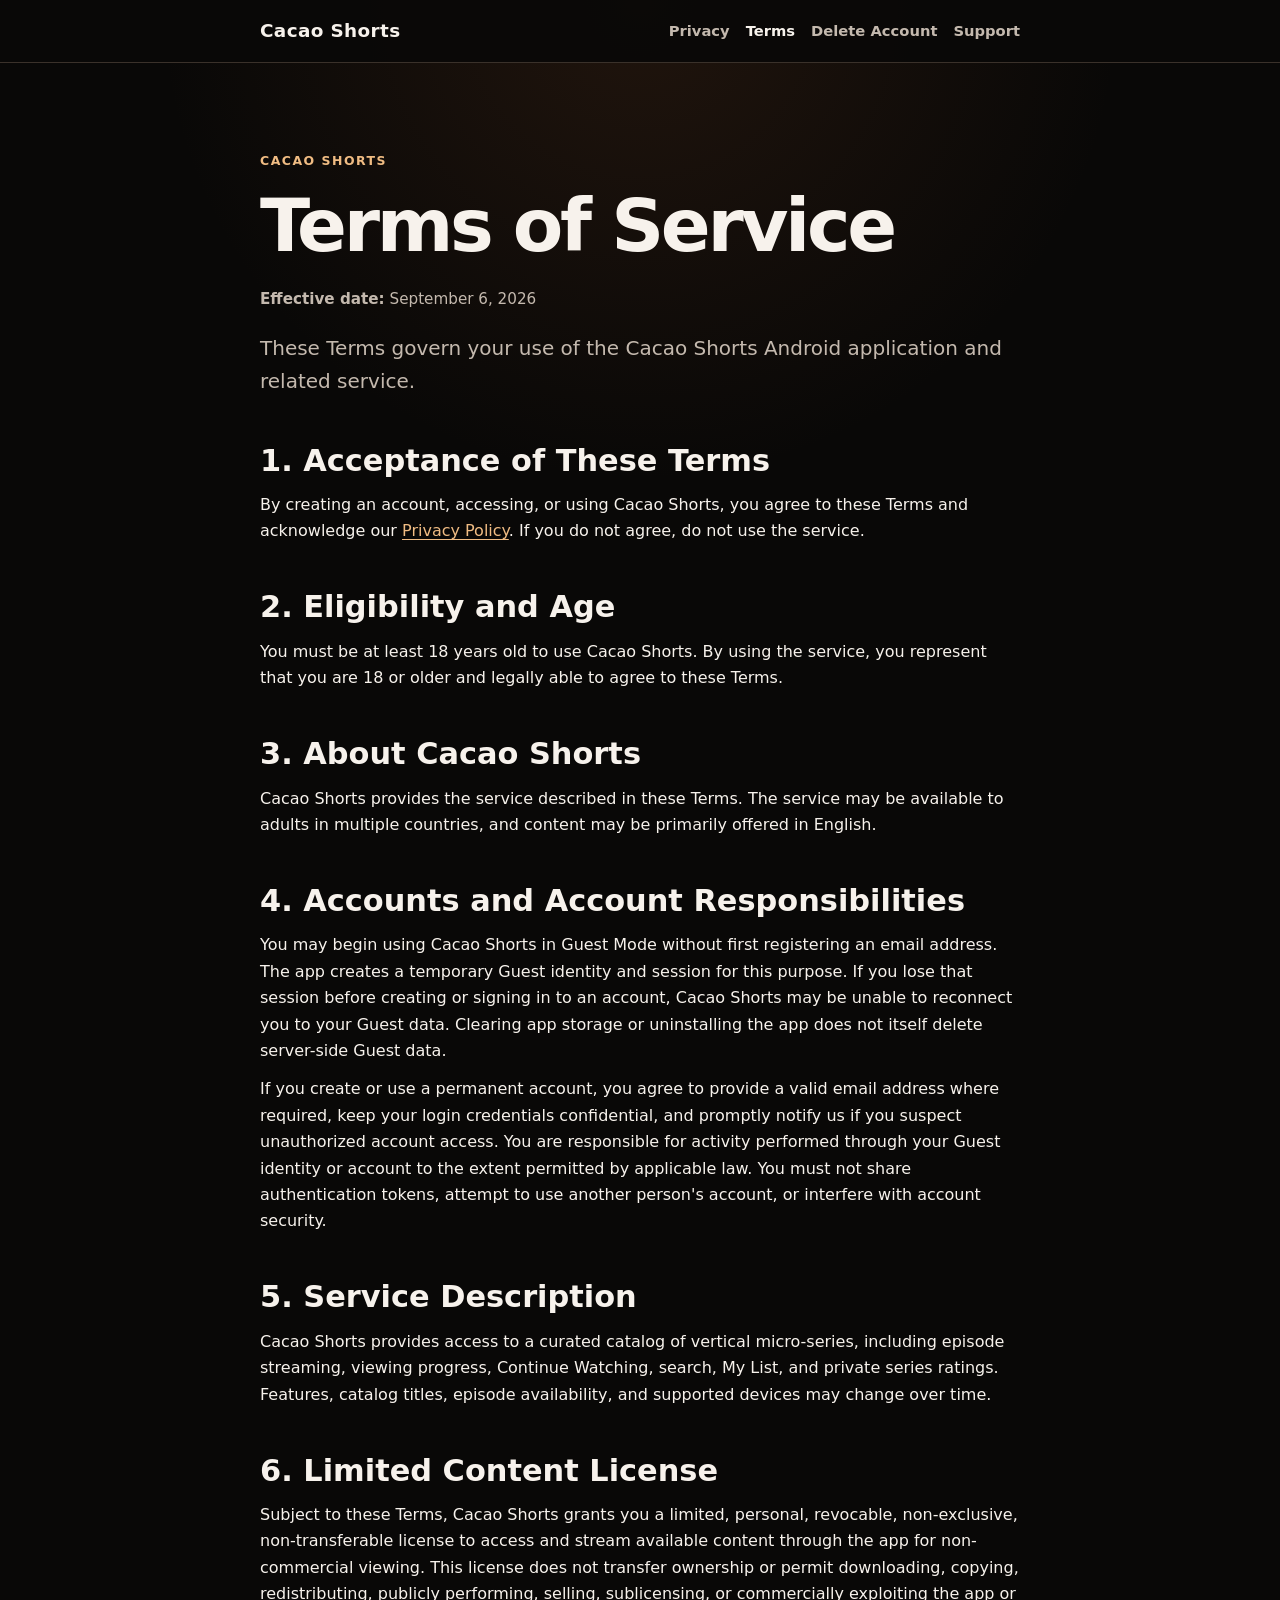
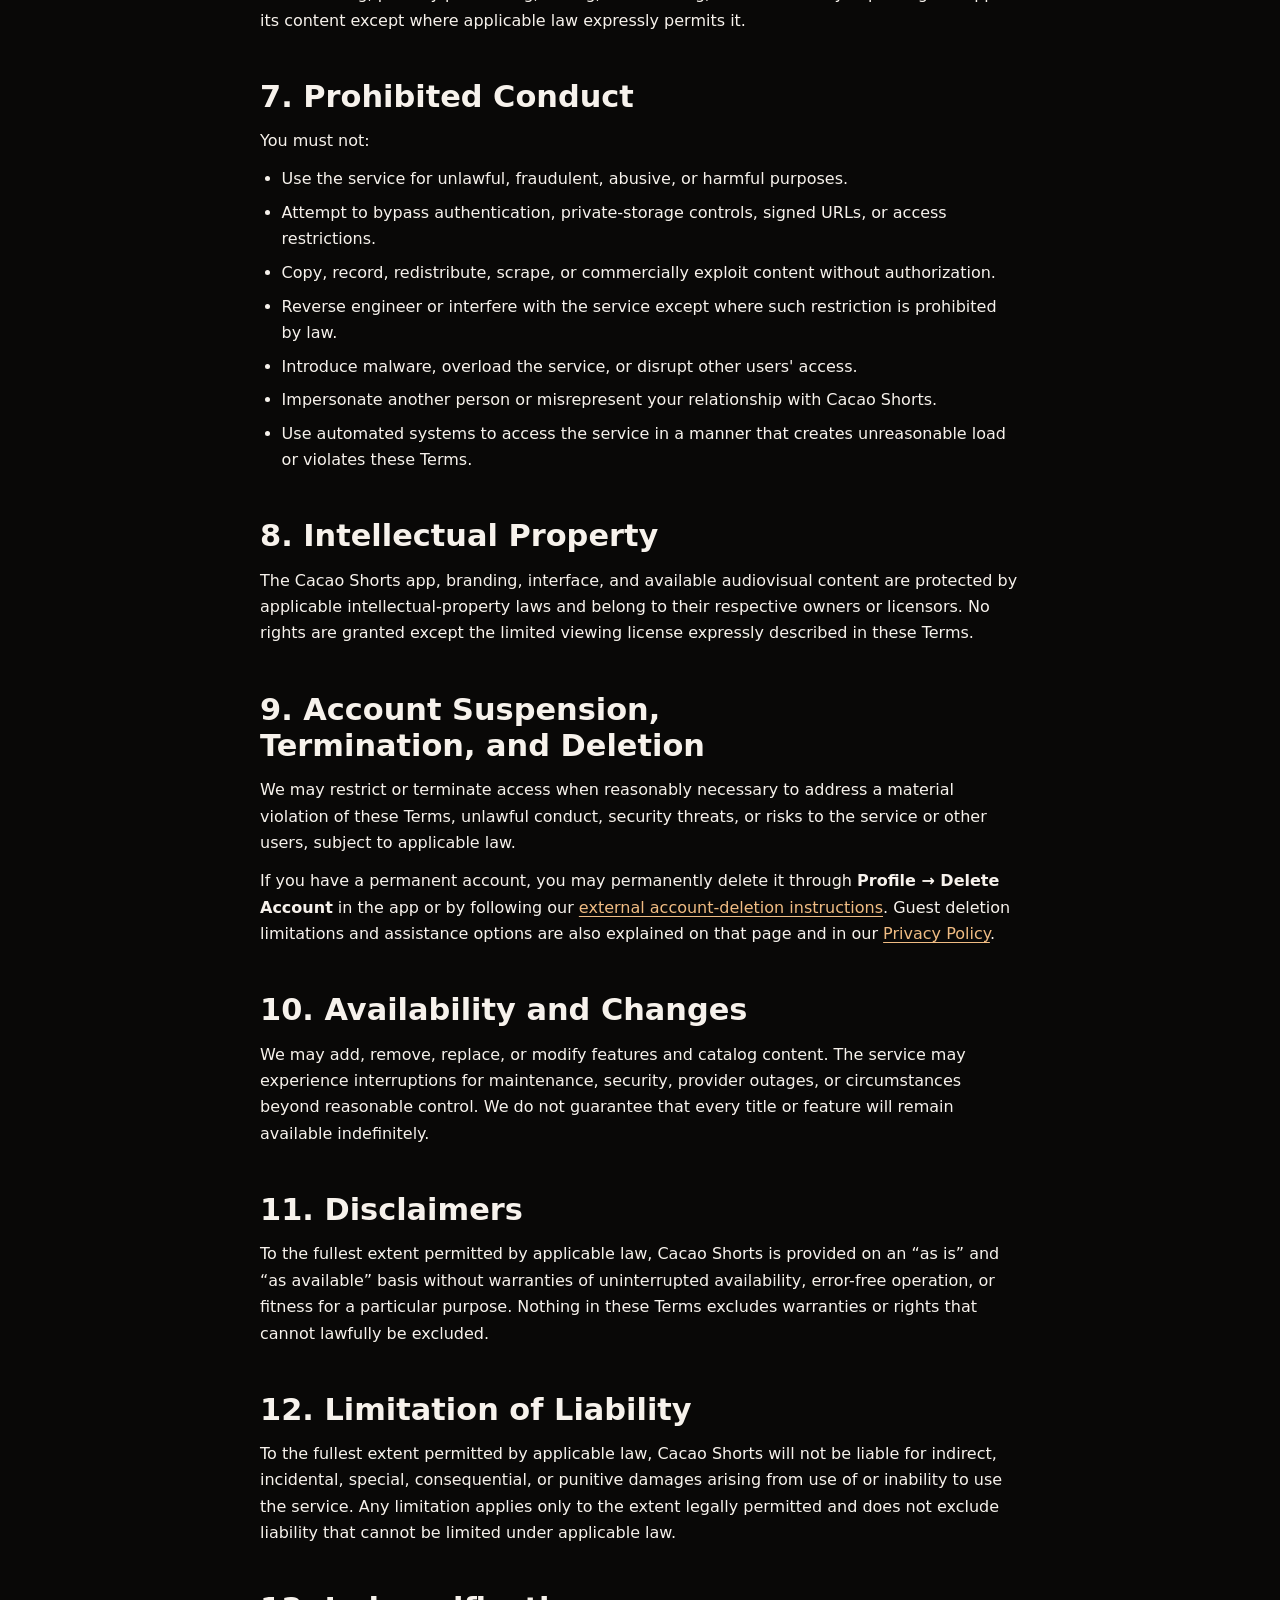
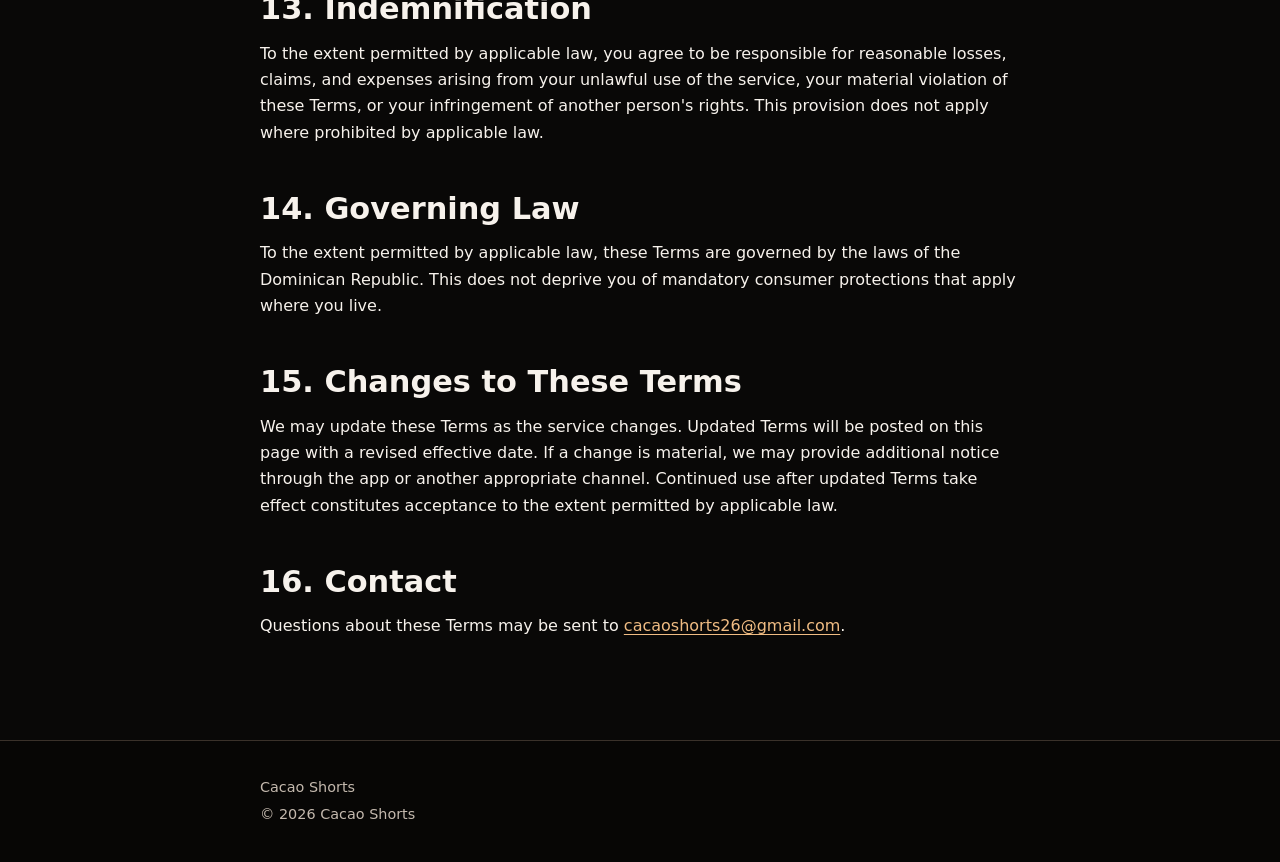
<file: terms/index.html>
<!doctype html>
<html lang="en">
<head>
  <meta charset="utf-8">
  <meta name="viewport" content="width=device-width, initial-scale=1">
  <meta name="description" content="Terms of Service for the Cacao Shorts Android application.">
  <link rel="canonical" href="https://cacaoshorts.github.io/terms/">
  <link rel="stylesheet" href="../assets/styles.css">
  <title>Terms of Service — Cacao Shorts</title>
</head>
<body>
  <a class="skip-link" href="#main-content">Skip to content</a>
  <header class="site-header">
    <div class="header-inner">
      <a class="brand" href="../">Cacao Shorts</a>
      <nav class="site-nav" aria-label="Legal and support navigation">
        <a href="../privacy/">Privacy</a>
        <a href="../terms/" aria-current="page">Terms</a>
        <a href="../delete-account/">Delete Account</a>
        <a href="../support/">Support</a>
      </nav>
    </div>
  </header>

  <main id="main-content" class="page">
    <p class="eyebrow">Cacao Shorts</p>
    <h1>Terms of Service</h1>
    <p class="effective-date"><strong>Effective date:</strong> September 6, 2026</p>
    <p class="lede">
      These Terms govern your use of the Cacao Shorts Android application and
      related service.
    </p>

    <h2>1. Acceptance of These Terms</h2>
    <p>
      By creating an account, accessing, or using Cacao Shorts, you agree to
      these Terms and acknowledge our <a href="../privacy/">Privacy Policy</a>.
      If you do not agree, do not use the service.
    </p>

    <h2>2. Eligibility and Age</h2>
    <p>
      You must be at least 18 years old to use Cacao Shorts. By using the
      service, you represent that you are 18 or older and legally able to agree
      to these Terms.
    </p>

    <h2>3. About Cacao Shorts</h2>
    <p>
      Cacao Shorts provides the service described in these Terms. The service
      may be available to adults in multiple countries, and content may be
      primarily offered in English.
    </p>

    <h2>4. Accounts and Account Responsibilities</h2>
    <p>
      You may begin using Cacao Shorts in Guest Mode without first registering
      an email address. The app creates a temporary Guest identity and session
      for this purpose. If you lose that session before creating or signing in
      to an account, Cacao Shorts may be unable to reconnect you to your Guest
      data. Clearing app storage or uninstalling the app does not itself delete
      server-side Guest data.
    </p>
    <p>
      If you create or use a permanent account, you agree to provide a valid
      email address where required, keep your login credentials confidential,
      and promptly notify us if you suspect unauthorized account access. You
      are responsible for activity performed through your Guest identity or
      account to the extent permitted by applicable law. You must not share
      authentication tokens, attempt to use another person's account, or
      interfere with account security.
    </p>

    <h2>5. Service Description</h2>
    <p>
      Cacao Shorts provides access to a curated catalog of vertical
      micro-series, including episode streaming, viewing progress, Continue
      Watching, search, My List, and private series ratings. Features, catalog titles, episode
      availability, and supported devices may change over time.
    </p>

    <h2>6. Limited Content License</h2>
    <p>
      Subject to these Terms, Cacao Shorts grants you a limited, personal,
      revocable, non-exclusive, non-transferable license to access and stream
      available content through the app for non-commercial viewing. This license
      does not transfer ownership or permit downloading, copying, redistributing,
      publicly performing, selling, sublicensing, or commercially exploiting
      the app or its content except where applicable law expressly permits it.
    </p>

    <h2>7. Prohibited Conduct</h2>
    <p>You must not:</p>
    <ul>
      <li>Use the service for unlawful, fraudulent, abusive, or harmful purposes.</li>
      <li>Attempt to bypass authentication, private-storage controls, signed URLs, or access restrictions.</li>
      <li>Copy, record, redistribute, scrape, or commercially exploit content without authorization.</li>
      <li>Reverse engineer or interfere with the service except where such restriction is prohibited by law.</li>
      <li>Introduce malware, overload the service, or disrupt other users' access.</li>
      <li>Impersonate another person or misrepresent your relationship with Cacao Shorts.</li>
      <li>Use automated systems to access the service in a manner that creates unreasonable load or violates these Terms.</li>
    </ul>

    <h2>8. Intellectual Property</h2>
    <p>
      The Cacao Shorts app, branding, interface, and available audiovisual
      content are protected by applicable intellectual-property laws and belong
      to their respective owners or licensors. No rights are granted except the
      limited viewing license expressly described in these Terms.
    </p>

    <h2>9. Account Suspension, Termination, and Deletion</h2>
    <p>
      We may restrict or terminate access when reasonably necessary to address a
      material violation of these Terms, unlawful conduct, security threats, or
      risks to the service or other users, subject to applicable law.
    </p>
    <p>
      If you have a permanent account, you may permanently delete it through
      <strong>Profile → Delete Account</strong> in the app or by following our
      <a href="../delete-account/">external account-deletion instructions</a>.
      Guest deletion limitations and assistance options are also explained on
      that page and in our <a href="../privacy/">Privacy Policy</a>.
    </p>

    <h2>10. Availability and Changes</h2>
    <p>
      We may add, remove, replace, or modify features and catalog content. The
      service may experience interruptions for maintenance, security, provider
      outages, or circumstances beyond reasonable control. We do not guarantee
      that every title or feature will remain available indefinitely.
    </p>

    <h2>11. Disclaimers</h2>
    <p>
      To the fullest extent permitted by applicable law, Cacao Shorts is
      provided on an “as is” and “as available” basis without warranties of
      uninterrupted availability, error-free operation, or fitness for a
      particular purpose. Nothing in these Terms excludes warranties or rights
      that cannot lawfully be excluded.
    </p>

    <h2>12. Limitation of Liability</h2>
    <p>
      To the fullest extent permitted by applicable law, Cacao Shorts will not
      be liable for indirect, incidental, special, consequential, or punitive
      damages arising from use of or inability to use the service. Any limitation
      applies only to the extent legally permitted and does not exclude liability
      that cannot be limited under applicable law.
    </p>

    <h2>13. Indemnification</h2>
    <p>
      To the extent permitted by applicable law, you agree to be responsible for
      reasonable losses, claims, and expenses arising from your unlawful use of
      the service, your material violation of these Terms, or your infringement
      of another person's rights. This provision does not apply where prohibited
      by applicable law.
    </p>

    <h2>14. Governing Law</h2>
    <p>
      To the extent permitted by applicable law, these Terms are governed by
      the laws of the Dominican Republic. This does not deprive you of mandatory
      consumer protections that apply where you live.
    </p>

    <h2>15. Changes to These Terms</h2>
    <p>
      We may update these Terms as the service changes. Updated Terms will be
      posted on this page with a revised effective date. If a change is material,
      we may provide additional notice through the app or another appropriate
      channel. Continued use after updated Terms take effect constitutes
      acceptance to the extent permitted by applicable law.
    </p>

    <h2>16. Contact</h2>
    <p>
      Questions about these Terms may be sent to
      <a href="mailto:cacaoshorts26@gmail.com">cacaoshorts26@gmail.com</a>.
    </p>
  </main>

  <footer class="site-footer">
    <div class="footer-inner">
      <p>Cacao Shorts</p>
      <p>© 2026 Cacao Shorts</p>
    </div>
  </footer>
</body>
</html>
</file>
<file: assets/styles.css>
:root {
  color-scheme: dark;
  --background: #090807;
  --surface: #151311;
  --surface-raised: #1d1916;
  --text: #f7f2ec;
  --muted: #c4b9ae;
  --accent: #e3a566;
  --accent-strong: #f0bc83;
  --border: #3a312a;
  --danger: #ef8d82;
  --content-width: 760px;
}

* {
  box-sizing: border-box;
}

html {
  scroll-behavior: smooth;
}

body {
  min-width: 280px;
  margin: 0;
  background:
    radial-gradient(circle at top, rgba(116, 65, 34, 0.22), transparent 30rem),
    var(--background);
  color: var(--text);
  font-family: system-ui, -apple-system, BlinkMacSystemFont, "Segoe UI", sans-serif;
  font-size: 16px;
  line-height: 1.65;
}

a {
  color: var(--accent-strong);
  text-underline-offset: 0.18em;
}

a:hover {
  color: #ffd2a5;
}

a:focus-visible,
button:focus-visible {
  outline: 3px solid var(--accent-strong);
  outline-offset: 4px;
}

.skip-link {
  position: absolute;
  top: -5rem;
  left: 1rem;
  z-index: 10;
  padding: 0.75rem 1rem;
  border-radius: 0.5rem;
  background: var(--text);
  color: var(--background);
}

.skip-link:focus {
  top: 1rem;
}

.site-header {
  border-bottom: 1px solid var(--border);
  background: rgba(9, 8, 7, 0.92);
}

.header-inner,
.page,
.footer-inner {
  width: min(100% - 2rem, var(--content-width));
  margin-inline: auto;
}

.header-inner {
  display: flex;
  align-items: center;
  justify-content: space-between;
  gap: 1rem;
  padding-block: 1rem;
}

.brand {
  color: var(--text);
  font-size: 1.15rem;
  font-weight: 800;
  letter-spacing: 0.02em;
  text-decoration: none;
}

.site-nav {
  display: flex;
  flex-wrap: wrap;
  justify-content: flex-end;
  gap: 0.45rem 1rem;
}

.site-nav a {
  color: var(--muted);
  font-size: 0.92rem;
  font-weight: 650;
  text-decoration: none;
}

.site-nav a[aria-current="page"],
.site-nav a:hover {
  color: var(--text);
}

.page {
  padding-block: clamp(2.5rem, 8vw, 5.5rem);
}

.hero {
  padding-block: clamp(1rem, 4vw, 2.5rem) clamp(2.25rem, 6vw, 4.5rem);
}

.eyebrow {
  margin: 0 0 0.65rem;
  color: var(--accent-strong);
  font-size: 0.78rem;
  font-weight: 800;
  letter-spacing: 0.12em;
  text-transform: uppercase;
}

h1,
h2,
h3 {
  line-height: 1.2;
  text-wrap: balance;
}

h1 {
  max-width: 18ch;
  margin: 0;
  font-size: clamp(2.15rem, 8vw, 4.6rem);
  letter-spacing: -0.045em;
}

h2 {
  margin: 2.8rem 0 0.8rem;
  font-size: clamp(1.4rem, 4vw, 1.9rem);
}

h3 {
  margin: 1.7rem 0 0.55rem;
  font-size: 1.12rem;
}

p,
ul,
ol {
  margin-block: 0.75rem;
}

ul,
ol {
  padding-left: 1.35rem;
}

li + li {
  margin-top: 0.45rem;
}

.lede {
  max-width: 62ch;
  margin-top: 1.25rem;
  color: var(--muted);
  font-size: clamp(1.05rem, 3vw, 1.25rem);
}

.effective-date {
  margin-top: 1rem;
  color: var(--muted);
  font-size: 0.95rem;
}

.card-grid {
  display: grid;
  grid-template-columns: repeat(2, minmax(0, 1fr));
  gap: 1rem;
}

.resource-card,
.callout,
.method {
  border: 1px solid var(--border);
  border-radius: 1rem;
  background: linear-gradient(145deg, var(--surface-raised), var(--surface));
}

.resource-card {
  display: block;
  min-height: 10rem;
  padding: 1.35rem;
  color: var(--text);
  text-decoration: none;
}

.resource-card:hover {
  border-color: #76543a;
  color: var(--text);
  transform: translateY(-2px);
}

.resource-card h2,
.resource-card h3 {
  margin: 0 0 0.55rem;
  font-size: 1.25rem;
}

.resource-card p {
  margin: 0;
  color: var(--muted);
}

.callout,
.method {
  margin-block: 1.5rem;
  padding: 1.25rem;
}

.callout strong,
.method h2 {
  color: var(--text);
}

.callout p:first-child,
.method h2:first-child {
  margin-top: 0;
}

.callout p:last-child,
.method p:last-child,
.method ul:last-child,
.method ol:last-child {
  margin-bottom: 0;
}

.warning {
  border-color: #71413b;
}

.warning strong {
  color: var(--danger);
}

.button {
  display: inline-block;
  margin-top: 0.75rem;
  padding: 0.8rem 1.05rem;
  border: 1px solid var(--accent);
  border-radius: 0.65rem;
  background: var(--accent);
  color: #20130a;
  font-weight: 800;
  text-decoration: none;
}

.button:hover {
  background: var(--accent-strong);
  color: #20130a;
}

.site-footer {
  border-top: 1px solid var(--border);
  background: #070605;
}

.footer-inner {
  padding-block: 2rem;
  color: var(--muted);
  font-size: 0.9rem;
}

.footer-inner p {
  margin: 0.2rem 0;
}

@media (max-width: 640px) {
  .header-inner {
    align-items: flex-start;
    flex-direction: column;
  }

  .site-nav {
    justify-content: flex-start;
  }

  .card-grid {
    grid-template-columns: 1fr;
  }

  .resource-card {
    min-height: 0;
  }
}

@media (prefers-reduced-motion: reduce) {
  html {
    scroll-behavior: auto;
  }

  *,
  *::before,
  *::after {
    transition-duration: 0.01ms !important;
  }
}
</file>
